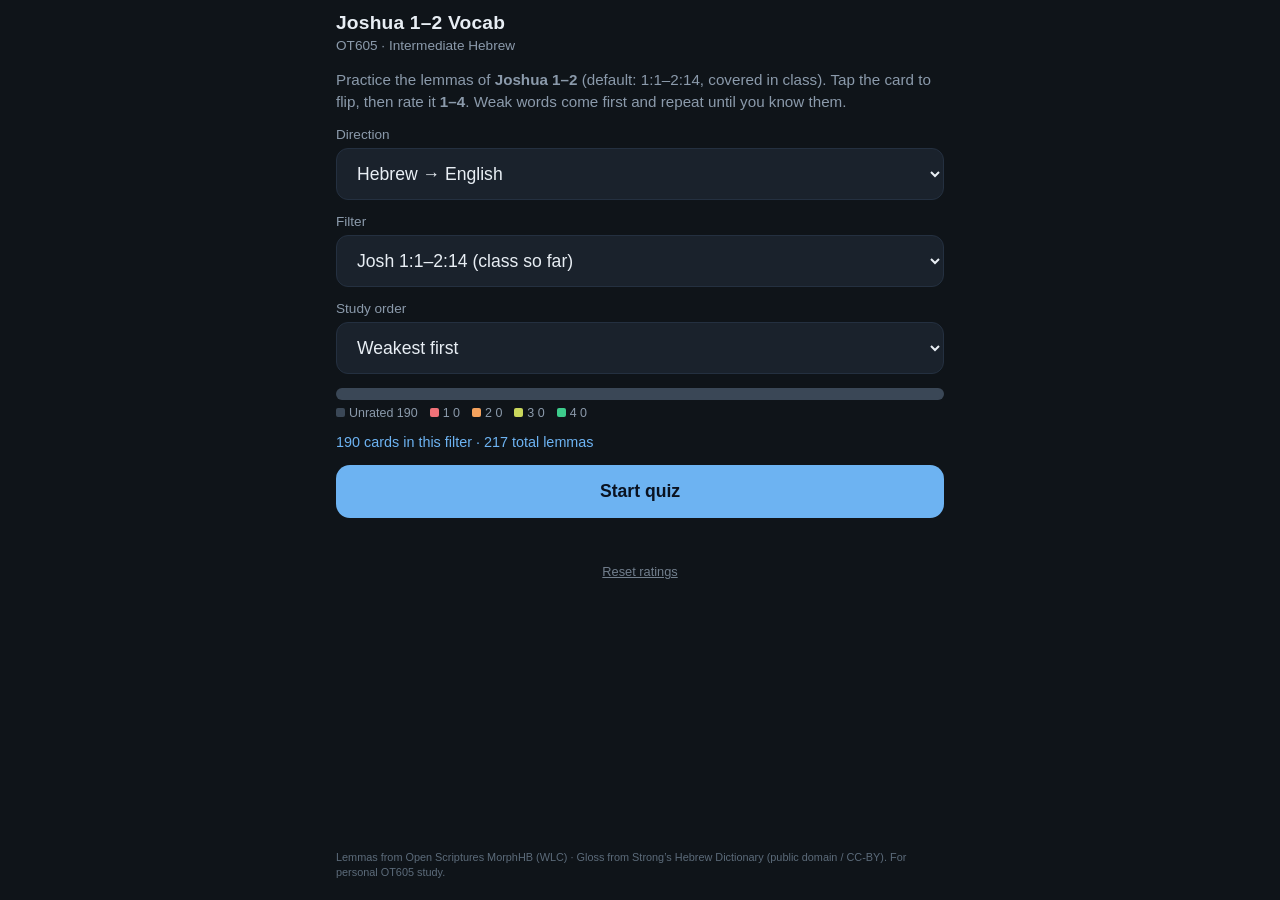
<file: index.html>
<!DOCTYPE html>
<html lang="en">
<head>
  <meta charset="utf-8" />
  <meta name="viewport" content="width=device-width, initial-scale=1, viewport-fit=cover" />
  <meta name="theme-color" content="#0f1419" />
  <meta name="apple-mobile-web-app-capable" content="yes" />
  <meta name="apple-mobile-web-app-status-bar-style" content="black-translucent" />
  <meta name="apple-mobile-web-app-title" content="Josh Vocab" />
  <meta name="description" content="Joshua 1–2 Biblical Hebrew vocabulary flip cards — OT605 Intermediate Hebrew, The Expositors Seminary" />
  <title>Joshua 1–2 Vocab</title>
  <link rel="manifest" href="./manifest.webmanifest" />
  <link rel="apple-touch-icon" href="./apple-touch-icon.png" />
  <link rel="icon" type="image/png" sizes="192x192" href="./icon-192.png" />
  <link rel="stylesheet" href="./styles.css" />
</head>
<body>
  <div class="app">
    <header class="top">
      <div>
        <h1>Joshua 1–2 Vocab</h1>
        <p class="sub">OT605 · Intermediate Hebrew</p>
      </div>
    </header>

    <section id="setup" class="panel">
      <p class="hint">Practice the lemmas of <strong>Joshua 1–2</strong> (default: 1:1–2:14, covered in class). Tap the card to flip, then rate it <strong>1–4</strong>. Weak words come first and repeat until you know them.</p>

      <label class="field">Direction
        <select id="modeSelect" aria-label="Quiz direction">
          <option value="he-en" selected>Hebrew → English</option>
          <option value="en-he">English → Hebrew</option>
        </select>
      </label>

      <label class="field">Filter
        <select id="filterSelect" aria-label="Chapter filter">
          <option value="thru214" selected>Josh 1:1–2:14 (class so far)</option>
          <option value="hard214">Hard only within 1:1–2:14</option>
          <option value="all">All lemmas</option>
          <option value="ch1">Chapter 1 only</option>
          <option value="ch2">Chapter 2 only</option>
          <option value="both">In both chapters</option>
          <option value="hard">Hard only (≤2× in Josh 1–2)</option>
          <option value="weak">Rated 1–2 only (weak words)</option>
          <option value="unrated">Not yet rated</option>
        </select>
      </label>

      <label class="field">Study order
        <select id="orderSelect" aria-label="Study order">
          <option value="weak" selected>Weakest first</option>
          <option value="shuffle">Shuffle</option>
        </select>
      </label>

      <div class="mastery" id="mastery" aria-label="Mastery summary for this filter">
        <div class="mbar" id="masteryBar"></div>
        <div class="mlegend" id="masteryLegend"></div>
      </div>

      <p class="status" id="status" aria-live="polite"></p>
      <button type="button" class="btn" id="startBtn">Start quiz</button>
      <button type="button" class="linkbtn reset" id="resetBtn">Reset ratings</button>
    </section>

    <section id="quiz" class="panel" hidden>
      <div class="quiz-bar">
        <span id="quizTitle">Quiz</span>
        <span class="progress" id="progress">0/0</span>
        <button type="button" class="linkbtn" id="endBtn">End</button>
      </div>

      <button type="button" class="flip-scene" id="flipCard" aria-label="Flip card">
        <div class="flip-inner" id="flipInner">
          <div class="flip-face flip-front">
            <p class="face-label" id="frontLabel">Hebrew</p>
            <div class="prompt" id="frontText" aria-live="polite"></div>
            <p class="meta" id="frontMeta"></p>
            <p class="tap-hint" id="tapHint">Tap to flip</p>
          </div>
          <div class="flip-face flip-back">
            <p class="face-label" id="backLabel">English</p>
            <div class="answer" id="backText"></div>
            <p class="meta" id="backMeta"></p>
          </div>
        </div>
      </button>

      <div class="rate-row" id="gradeRow" hidden>
        <button type="button" class="rate r1" data-rate="1"><b>1</b><span>Don’t know</span></button>
        <button type="button" class="rate r2" data-rate="2"><b>2</b><span>Hard</span></button>
        <button type="button" class="rate r3" data-rate="3"><b>3</b><span>Good</span></button>
        <button type="button" class="rate r4" data-rate="4"><b>4</b><span>Know it</span></button>
      </div>
    </section>

    <section id="results" class="panel" hidden>
      <p class="score" id="scoreLine">Session done</p>
      <div class="mastery" aria-label="Ratings this session">
        <div class="mbar" id="sessionBar"></div>
        <div class="mlegend" id="sessionLegend"></div>
      </div>
      <p class="review" id="reviewLine"></p>
      <button type="button" class="btn" id="weakBtn">Study weak words (1–2)</button>
      <div class="row">
        <button type="button" class="btn secondary" id="fullAgainBtn">Study again</button>
        <button type="button" class="btn ghost" id="homeBtn">Home</button>
      </div>
    </section>

    <footer class="attr">
      Lemmas from Open Scriptures MorphHB (WLC) · Gloss from Strong’s Hebrew Dictionary (public domain / CC-BY). For personal OT605 study.
    </footer>
  </div>
  <script src="./vocab.js"></script>
  <script src="./app.js"></script>
</body>
</html>
</file>
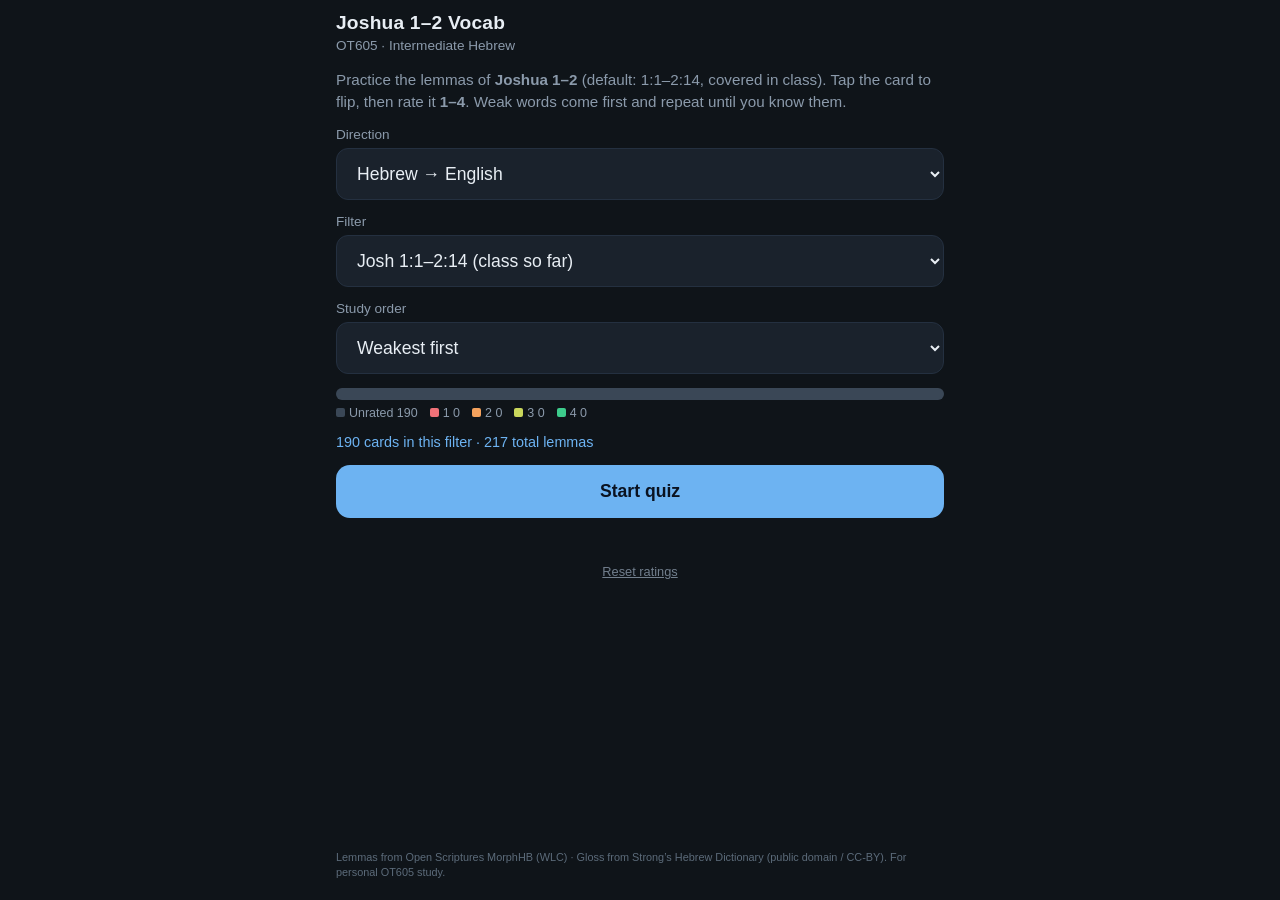
<file: Joshua-Vocab-1.1-2.14.html>
<!DOCTYPE html>
<html lang="en">
<head>
  <meta charset="utf-8" />
  <meta name="viewport" content="width=device-width, initial-scale=1, viewport-fit=cover" />
  <meta name="theme-color" content="#0f1419" />
  <meta name="apple-mobile-web-app-capable" content="yes" />
  <meta name="apple-mobile-web-app-status-bar-style" content="black-translucent" />
  <meta name="apple-mobile-web-app-title" content="Josh Vocab" />
  <meta name="description" content="Joshua 1–2 Biblical Hebrew vocabulary flip cards — OT605 Intermediate Hebrew, The Expositors Seminary" />
  <title>Joshua 1–2 Vocab</title>
  <style>
:root {
  --bg: #0f1419;
  --bg2: #1a222c;
  --bg3: #243040;
  --text: #e8eef4;
  --muted: #8b9aab;
  --accent: #6db3f2;
  --ok: #3dcc8c;
  --bad: #f07178;
  --hebrew: "SBL Hebrew", "Ezra SIL", "Times New Roman", "Noto Serif Hebrew", "David Libre", serif;
  --serif: "Iowan Old Style", "Palatino Linotype", Palatino, "Book Antiqua", Georgia, serif;
  --sans: -apple-system, BlinkMacSystemFont, "Segoe UI", Roboto, "Helvetica Neue", Arial, sans-serif;
  --safe-b: env(safe-area-inset-bottom, 0px);
  --safe-t: env(safe-area-inset-top, 0px);
}

*, *::before, *::after { box-sizing: border-box; }
html { height: 100%; }
body {
  margin: 0;
  min-height: 100%;
  min-height: 100dvh;
  font-family: var(--sans);
  background: var(--bg);
  color: var(--text);
  -webkit-text-size-adjust: 100%;
  -webkit-tap-highlight-color: transparent;
}

.app {
  max-width: 640px;
  margin: 0 auto;
  min-height: 100dvh;
  padding: calc(12px + var(--safe-t)) 16px calc(20px + var(--safe-b));
  display: flex;
  flex-direction: column;
}

header.top {
  margin-bottom: 16px;
}
header.top h1 {
  font-size: 1.2rem;
  font-weight: 650;
  margin: 0;
  letter-spacing: 0.01em;
}
.sub {
  color: var(--muted);
  font-size: 0.85rem;
  margin: 4px 0 0;
}

.panel {
  flex: 1;
  display: flex;
  flex-direction: column;
  gap: 14px;
}
.panel[hidden] { display: none !important; }

label.field {
  display: flex;
  flex-direction: column;
  gap: 6px;
  font-size: 0.85rem;
  color: var(--muted);
}
select {
  font: inherit;
  font-size: 1.1rem;
  padding: 14px 16px;
  border-radius: 12px;
  border: 1px solid var(--bg3);
  background: var(--bg2);
  color: var(--text);
  width: 100%;
  outline: none;
}
select:focus {
  border-color: var(--accent);
  box-shadow: 0 0 0 3px rgba(109, 179, 242, 0.25);
}

.btn {
  appearance: none;
  border: none;
  border-radius: 14px;
  font: inherit;
  font-size: 1.1rem;
  font-weight: 600;
  padding: 16px 20px;
  min-height: 52px;
  cursor: pointer;
  background: var(--accent);
  color: #0a1220;
  width: 100%;
  touch-action: manipulation;
}
.btn:active { transform: scale(0.98); }
.btn.secondary {
  background: var(--bg3);
  color: var(--text);
}
.btn.ok {
  background: var(--ok);
  color: #0a1220;
}
.btn.ghost {
  background: transparent;
  color: var(--muted);
  border: 1px solid var(--bg3);
}
.btn[hidden] { display: none !important; }

.row {
  display: flex;
  gap: 10px;
}
.row .btn { flex: 1; }

.hint {
  color: var(--muted);
  font-size: 0.95rem;
  line-height: 1.45;
  margin: 0;
}
.status {
  color: var(--accent);
  font-size: 0.9rem;
  min-height: 1.2em;
  margin: 0;
}

.quiz-bar {
  display: flex;
  justify-content: space-between;
  align-items: center;
  color: var(--muted);
  font-size: 0.9rem;
}
.progress {
  font-variant-numeric: tabular-nums;
  font-weight: 650;
  color: var(--text);
  font-size: 1.05rem;
}

.flip-scene {
  appearance: none;
  border: none;
  background: transparent;
  padding: 0;
  margin: 0;
  width: 100%;
  flex: 1;
  min-height: 280px;
  perspective: 1200px;
  cursor: pointer;
  text-align: left;
  color: inherit;
  touch-action: manipulation;
}
.flip-inner {
  position: relative;
  width: 100%;
  height: 100%;
  min-height: 280px;
  transform-style: preserve-3d;
  transition: transform 0.45s ease;
}
.flip-scene.is-flipped .flip-inner {
  transform: rotateY(180deg);
}
.flip-face {
  position: absolute;
  inset: 0;
  background: var(--bg2);
  border-radius: 18px;
  padding: 20px 18px 18px;
  display: flex;
  flex-direction: column;
  gap: 12px;
  backface-visibility: hidden;
  -webkit-backface-visibility: hidden;
  box-shadow: 0 8px 28px rgba(0, 0, 0, 0.28);
}
.flip-back {
  transform: rotateY(180deg);
  align-items: center;
  justify-content: center;
  text-align: center;
}
.face-label {
  margin: 0;
  font-size: 0.75rem;
  letter-spacing: 0.08em;
  text-transform: uppercase;
  color: var(--muted);
  font-weight: 650;
}
.prompt, .answer {
  flex: 1;
  display: flex;
  align-items: center;
  justify-content: center;
  text-align: center;
  width: 100%;
  word-break: break-word;
}
.prompt.hebrew, .answer.hebrew {
  font-family: var(--hebrew);
  font-size: clamp(2.4rem, 11vw, 3.4rem);
  line-height: 1.35;
  direction: rtl;
  unicode-bidi: plaintext;
  color: var(--text);
}
.prompt.english, .answer.english {
  font-family: var(--serif);
  font-size: clamp(1.35rem, 5.2vw, 1.75rem);
  line-height: 1.4;
  color: var(--text);
}
.answer.english { color: var(--accent); }
.meta {
  margin: 0;
  text-align: center;
  color: var(--muted);
  font-size: 0.8rem;
  font-variant-numeric: tabular-nums;
  min-height: 1.1em;
}
.tap-hint {
  margin: 0;
  text-align: center;
  color: var(--muted);
  font-size: 0.85rem;
}
.tap-hint[hidden] { display: none !important; }

.actions {
  display: flex;
  flex-direction: column;
  gap: 10px;
  margin-top: auto;
}
.actions[hidden] { display: none !important; }

.score {
  font-size: 1.6rem;
  font-weight: 700;
  text-align: center;
  margin: 12px 0 4px;
}
.review {
  text-align: center;
  color: var(--muted);
  margin: 0 0 12px;
}

.attr {
  margin-top: auto;
  padding-top: 18px;
  font-size: 0.68rem;
  line-height: 1.4;
  color: #5c6b7a;
}

@media (min-width: 500px) {
  .flip-scene, .flip-inner { min-height: 320px; }
}

@media (prefers-reduced-motion: reduce) {
  .flip-inner { transition: none; }
}

/* ---- 1–4 ratings ---- */
:root {
  --r0: #3a4756;
  --r1: #f07178;
  --r2: #f5a25d;
  --r3: #c9d65b;
  --r4: #3dcc8c;
}
.rate-row {
  display: grid;
  grid-template-columns: repeat(4, 1fr);
  gap: 8px;
  margin-top: auto;
}
.rate-row[hidden] { display: none !important; }
.rate {
  appearance: none;
  border: none;
  border-radius: 14px;
  min-height: 68px;
  padding: 8px 4px;
  font: inherit;
  color: #0a1220;
  cursor: pointer;
  touch-action: manipulation;
  display: flex;
  flex-direction: column;
  align-items: center;
  justify-content: center;
  gap: 2px;
}
.rate:active { transform: scale(0.96); }
.rate b { font-size: 1.35rem; line-height: 1; }
.rate span { font-size: 0.78rem; font-weight: 600; line-height: 1.1; text-align: center; }
.rate.r1 { background: var(--r1); }
.rate.r2 { background: var(--r2); }
.rate.r3 { background: var(--r3); }
.rate.r4 { background: var(--r4); }

.mastery { display: flex; flex-direction: column; gap: 6px; }
.mbar {
  display: flex;
  height: 12px;
  border-radius: 6px;
  overflow: hidden;
  background: var(--bg2);
}
.mbar > i { display: block; height: 100%; }
.mlegend {
  display: flex;
  flex-wrap: wrap;
  gap: 4px 12px;
  font-size: 0.78rem;
  color: var(--muted);
  font-variant-numeric: tabular-nums;
}
.mlegend span::before {
  content: "";
  display: inline-block;
  width: 9px;
  height: 9px;
  border-radius: 2px;
  margin-right: 4px;
  background: var(--c);
}
.c0 { --c: var(--r0); background: var(--r0); }
.c1 { --c: var(--r1); background: var(--r1); }
.c2 { --c: var(--r2); background: var(--r2); }
.c3 { --c: var(--r3); background: var(--r3); }
.c4 { --c: var(--r4); background: var(--r4); }
.mlegend span { background: none; }

.linkbtn {
  appearance: none;
  background: none;
  border: none;
  color: var(--muted);
  font: inherit;
  font-size: 0.85rem;
  padding: 8px 4px;
  cursor: pointer;
  text-decoration: underline;
  touch-action: manipulation;
}
.linkbtn.reset { margin-top: 24px; align-self: center; font-size: 0.8rem; opacity: 0.8; }
.quiz-bar { gap: 8px; }
.quiz-bar #quizTitle { flex: 1; }

</style>
</head>
<body>
  <div class="app">
    <header class="top">
      <div>
        <h1>Joshua 1–2 Vocab</h1>
        <p class="sub">OT605 · Intermediate Hebrew</p>
      </div>
    </header>

    <section id="setup" class="panel">
      <p class="hint">Practice the lemmas of <strong>Joshua 1–2</strong> (default: 1:1–2:14, covered in class). Tap the card to flip, then rate it <strong>1–4</strong>. Weak words come first and repeat until you know them.</p>

      <label class="field">Direction
        <select id="modeSelect" aria-label="Quiz direction">
          <option value="he-en" selected>Hebrew → English</option>
          <option value="en-he">English → Hebrew</option>
        </select>
      </label>

      <label class="field">Filter
        <select id="filterSelect" aria-label="Chapter filter">
          <option value="thru214" selected>Josh 1:1–2:14 (class so far)</option>
          <option value="hard214">Hard only within 1:1–2:14</option>
          <option value="all">All lemmas</option>
          <option value="ch1">Chapter 1 only</option>
          <option value="ch2">Chapter 2 only</option>
          <option value="both">In both chapters</option>
          <option value="hard">Hard only (≤2× in Josh 1–2)</option>
          <option value="weak">Rated 1–2 only (weak words)</option>
          <option value="unrated">Not yet rated</option>
        </select>
      </label>

      <label class="field">Study order
        <select id="orderSelect" aria-label="Study order">
          <option value="weak" selected>Weakest first</option>
          <option value="shuffle">Shuffle</option>
        </select>
      </label>

      <div class="mastery" id="mastery" aria-label="Mastery summary for this filter">
        <div class="mbar" id="masteryBar"></div>
        <div class="mlegend" id="masteryLegend"></div>
      </div>

      <p class="status" id="status" aria-live="polite"></p>
      <button type="button" class="btn" id="startBtn">Start quiz</button>
      <button type="button" class="linkbtn reset" id="resetBtn">Reset ratings</button>
    </section>

    <section id="quiz" class="panel" hidden>
      <div class="quiz-bar">
        <span id="quizTitle">Quiz</span>
        <span class="progress" id="progress">0/0</span>
        <button type="button" class="linkbtn" id="endBtn">End</button>
      </div>

      <button type="button" class="flip-scene" id="flipCard" aria-label="Flip card">
        <div class="flip-inner" id="flipInner">
          <div class="flip-face flip-front">
            <p class="face-label" id="frontLabel">Hebrew</p>
            <div class="prompt" id="frontText" aria-live="polite"></div>
            <p class="meta" id="frontMeta"></p>
            <p class="tap-hint" id="tapHint">Tap to flip</p>
          </div>
          <div class="flip-face flip-back">
            <p class="face-label" id="backLabel">English</p>
            <div class="answer" id="backText"></div>
            <p class="meta" id="backMeta"></p>
          </div>
        </div>
      </button>

      <div class="rate-row" id="gradeRow" hidden>
        <button type="button" class="rate r1" data-rate="1"><b>1</b><span>Don’t know</span></button>
        <button type="button" class="rate r2" data-rate="2"><b>2</b><span>Hard</span></button>
        <button type="button" class="rate r3" data-rate="3"><b>3</b><span>Good</span></button>
        <button type="button" class="rate r4" data-rate="4"><b>4</b><span>Know it</span></button>
      </div>
    </section>

    <section id="results" class="panel" hidden>
      <p class="score" id="scoreLine">Session done</p>
      <div class="mastery" aria-label="Ratings this session">
        <div class="mbar" id="sessionBar"></div>
        <div class="mlegend" id="sessionLegend"></div>
      </div>
      <p class="review" id="reviewLine"></p>
      <button type="button" class="btn" id="weakBtn">Study weak words (1–2)</button>
      <div class="row">
        <button type="button" class="btn secondary" id="fullAgainBtn">Study again</button>
        <button type="button" class="btn ghost" id="homeBtn">Home</button>
      </div>
    </section>

    <footer class="attr">
      Lemmas from Open Scriptures MorphHB (WLC) · Gloss from Strong’s Hebrew Dictionary (public domain / CC-BY). For personal OT605 study.
    </footer>
  </div>
  <script>
/* Joshua 1–2 vocabulary from MorphHB WLC + Strong's (public domain / CC-BY).
 * Generated for OT605 Intermediate Hebrew — Seth Templeton / The Expositors Seminary.
 */
window.JOSH_VOCAB = {
  "words": [
    {
      "lemma": "אֵת",
      "gloss": "direct object marker",
      "strongs": "H853",
      "freq": 44,
      "chapters": [
        1,
        2
      ],
      "verses": [
        "1:2",
        "1:6",
        "1:8",
        "1:10",
        "1:11",
        "1:13",
        "1:14",
        "1:15",
        "1:16",
        "1:18",
        "2:1",
        "2:2",
        "2:3",
        "2:4",
        "2:9",
        "2:10",
        "2:13",
        "2:14",
        "2:18",
        "2:20",
        "2:21",
        "2:23",
        "2:24"
      ],
      "thru214": true,
      "freq214": 34
    },
    {
      "lemma": "אֲשֶׁר",
      "gloss": "who, which, that",
      "strongs": "H834",
      "freq": 32,
      "chapters": [
        1,
        2
      ],
      "verses": [
        "1:2",
        "1:3",
        "1:5",
        "1:6",
        "1:7",
        "1:9",
        "1:11",
        "1:13",
        "1:14",
        "1:15",
        "1:16",
        "1:17",
        "1:18",
        "2:3",
        "2:7",
        "2:10",
        "2:13",
        "2:17",
        "2:18",
        "2:19",
        "2:20"
      ],
      "thru214": true,
      "freq214": 27
    },
    {
      "lemma": "כֹּל",
      "gloss": "all, every, whole",
      "strongs": "H3605",
      "freq": 24,
      "chapters": [
        1,
        2
      ],
      "verses": [
        "1:2",
        "1:3",
        "1:4",
        "1:5",
        "1:7",
        "1:8",
        "1:9",
        "1:14",
        "1:16",
        "1:17",
        "1:18",
        "2:3",
        "2:9",
        "2:13",
        "2:18",
        "2:19",
        "2:22",
        "2:23",
        "2:24"
      ],
      "thru214": true,
      "freq214": 17
    },
    {
      "lemma": "אָמַר",
      "gloss": "say",
      "strongs": "H559",
      "freq": 19,
      "chapters": [
        1,
        2
      ],
      "verses": [
        "1:1",
        "1:10",
        "1:11",
        "1:12",
        "1:13",
        "1:16",
        "2:1",
        "2:2",
        "2:3",
        "2:4",
        "2:9",
        "2:14",
        "2:16",
        "2:17",
        "2:21",
        "2:24"
      ],
      "thru214": true,
      "freq214": 15
    },
    {
      "lemma": "אֶרֶץ",
      "gloss": "land, earth",
      "strongs": "H776",
      "freq": 18,
      "chapters": [
        1,
        2
      ],
      "verses": [
        "1:2",
        "1:4",
        "1:6",
        "1:11",
        "1:13",
        "1:14",
        "1:15",
        "2:1",
        "2:2",
        "2:3",
        "2:9",
        "2:11",
        "2:14",
        "2:18",
        "2:24"
      ],
      "thru214": true,
      "freq214": 15
    },
    {
      "lemma": "יְהֹוָה",
      "gloss": "YHWH, the LORD",
      "strongs": "H3068",
      "freq": 16,
      "chapters": [
        1,
        2
      ],
      "verses": [
        "1:1",
        "1:9",
        "1:11",
        "1:13",
        "1:15",
        "1:17",
        "2:9",
        "2:10",
        "2:11",
        "2:12",
        "2:14",
        "2:24"
      ],
      "thru214": true,
      "freq214": 15
    },
    {
      "lemma": "אִישׁ",
      "gloss": "man; husband; each",
      "strongs": "H376",
      "freq": 15,
      "chapters": [
        1,
        2
      ],
      "verses": [
        "1:5",
        "1:18",
        "2:1",
        "2:2",
        "2:3",
        "2:4",
        "2:5",
        "2:7",
        "2:9",
        "2:11",
        "2:14",
        "2:17",
        "2:23"
      ],
      "thru214": true,
      "freq214": 13
    },
    {
      "lemma": "אֶל",
      "gloss": "to, toward",
      "strongs": "H413",
      "freq": 14,
      "chapters": [
        1,
        2
      ],
      "verses": [
        "1:1",
        "1:2",
        "1:3",
        "1:16",
        "1:17",
        "2:3",
        "2:4",
        "2:9",
        "2:17",
        "2:18",
        "2:23",
        "2:24"
      ],
      "thru214": true,
      "freq214": 10
    },
    {
      "lemma": "כִּי",
      "gloss": "for, because; that; when",
      "strongs": "H3588",
      "freq": 14,
      "chapters": [
        1,
        2
      ],
      "verses": [
        "1:6",
        "1:8",
        "1:9",
        "1:11",
        "2:3",
        "2:5",
        "2:9",
        "2:10",
        "2:11",
        "2:12",
        "2:15",
        "2:24"
      ],
      "thru214": true,
      "freq214": 12
    },
    {
      "lemma": "הָיָה",
      "gloss": "be, become; happen",
      "strongs": "H1961",
      "freq": 12,
      "chapters": [
        1,
        2
      ],
      "verses": [
        "1:1",
        "1:4",
        "1:5",
        "1:17",
        "2:5",
        "2:14",
        "2:19",
        "2:20"
      ],
      "thru214": true,
      "freq214": 8
    },
    {
      "lemma": "נָתַן",
      "gloss": "give; put, set",
      "strongs": "H5414",
      "freq": 12,
      "chapters": [
        1,
        2
      ],
      "verses": [
        "1:2",
        "1:3",
        "1:6",
        "1:11",
        "1:13",
        "1:14",
        "1:15",
        "2:9",
        "2:12",
        "2:14",
        "2:24"
      ],
      "thru214": true,
      "freq214": 11
    },
    {
      "lemma": "לֹא",
      "gloss": "not, no",
      "strongs": "H3808",
      "freq": 11,
      "chapters": [
        1,
        2
      ],
      "verses": [
        "1:5",
        "1:8",
        "1:9",
        "1:18",
        "2:4",
        "2:5",
        "2:11",
        "2:14",
        "2:22"
      ],
      "thru214": true,
      "freq214": 10
    },
    {
      "lemma": "מֹשֶׁה",
      "gloss": "Moses",
      "strongs": "H4872",
      "freq": 11,
      "chapters": [
        1
      ],
      "verses": [
        "1:1",
        "1:2",
        "1:3",
        "1:5",
        "1:7",
        "1:13",
        "1:14",
        "1:15",
        "1:17"
      ],
      "thru214": true,
      "freq214": 11
    },
    {
      "lemma": "בּוֹא",
      "gloss": "come, go in, enter",
      "strongs": "H935",
      "freq": 10,
      "chapters": [
        1,
        2
      ],
      "verses": [
        "1:11",
        "2:1",
        "2:2",
        "2:3",
        "2:4",
        "2:18",
        "2:22",
        "2:23"
      ],
      "thru214": true,
      "freq214": 7
    },
    {
      "lemma": "זֶה",
      "gloss": "this",
      "strongs": "H2088",
      "freq": 10,
      "chapters": [
        1,
        2
      ],
      "verses": [
        "1:2",
        "1:4",
        "1:6",
        "1:8",
        "1:11",
        "2:14",
        "2:17",
        "2:18",
        "2:20"
      ],
      "thru214": true,
      "freq214": 7
    },
    {
      "lemma": "יָלַךְ",
      "gloss": "go, walk",
      "strongs": "H3212",
      "freq": 9,
      "chapters": [
        1,
        2
      ],
      "verses": [
        "1:7",
        "1:9",
        "1:16",
        "2:1",
        "2:16",
        "2:21",
        "2:22"
      ],
      "thru214": true,
      "freq214": 5
    },
    {
      "lemma": "בַּיִת",
      "gloss": "house; household",
      "strongs": "H1004",
      "freq": 8,
      "chapters": [
        2
      ],
      "verses": [
        "2:1",
        "2:3",
        "2:12",
        "2:15",
        "2:18",
        "2:19"
      ],
      "thru214": true,
      "freq214": 3
    },
    {
      "lemma": "עִם",
      "gloss": "with",
      "strongs": "H5973",
      "freq": 8,
      "chapters": [
        1,
        2
      ],
      "verses": [
        "1:5",
        "1:9",
        "1:17",
        "2:12",
        "2:14"
      ],
      "thru214": true,
      "freq214": 8
    },
    {
      "lemma": "אֱלֹהִים",
      "gloss": "God; gods",
      "strongs": "H430",
      "freq": 7,
      "chapters": [
        1,
        2
      ],
      "verses": [
        "1:9",
        "1:11",
        "1:13",
        "1:15",
        "1:17",
        "2:11"
      ],
      "thru214": true,
      "freq214": 7
    },
    {
      "lemma": "יְהוֹשׁוּעַ",
      "gloss": "Joshua",
      "strongs": "H3091",
      "freq": 7,
      "chapters": [
        1,
        2
      ],
      "verses": [
        "1:1",
        "1:10",
        "1:12",
        "1:16",
        "2:1",
        "2:23",
        "2:24"
      ],
      "thru214": true,
      "freq214": 5
    },
    {
      "lemma": "עָשָׂה",
      "gloss": "do, make",
      "strongs": "H6213",
      "freq": 7,
      "chapters": [
        1,
        2
      ],
      "verses": [
        "1:7",
        "1:8",
        "1:16",
        "2:10",
        "2:12",
        "2:14"
      ],
      "thru214": true,
      "freq214": 7
    },
    {
      "lemma": "צָוָה",
      "gloss": "command",
      "strongs": "H6680",
      "freq": 7,
      "chapters": [
        1
      ],
      "verses": [
        "1:7",
        "1:9",
        "1:10",
        "1:11",
        "1:13",
        "1:16",
        "1:18"
      ],
      "thru214": true,
      "freq214": 7
    },
    {
      "lemma": "רָדַף",
      "gloss": "pursue, chase",
      "strongs": "H7291",
      "freq": 7,
      "chapters": [
        2
      ],
      "verses": [
        "2:5",
        "2:7",
        "2:16",
        "2:22"
      ],
      "thru214": true,
      "freq214": 3
    },
    {
      "lemma": "אַחַר",
      "gloss": "after, behind",
      "strongs": "H310",
      "freq": 6,
      "chapters": [
        1,
        2
      ],
      "verses": [
        "1:1",
        "2:5",
        "2:7",
        "2:16"
      ],
      "thru214": true,
      "freq214": 5
    },
    {
      "lemma": "יַרְדֵּן",
      "gloss": "Jordan (river)",
      "strongs": "H3383",
      "freq": 6,
      "chapters": [
        1,
        2
      ],
      "verses": [
        "1:2",
        "1:11",
        "1:14",
        "1:15",
        "2:7",
        "2:10"
      ],
      "thru214": true,
      "freq214": 6
    },
    {
      "lemma": "עַל",
      "gloss": "on, upon, over; against",
      "strongs": "H5921",
      "freq": 6,
      "chapters": [
        2
      ],
      "verses": [
        "2:6",
        "2:7",
        "2:8",
        "2:9",
        "2:11"
      ],
      "thru214": true,
      "freq214": 6
    },
    {
      "lemma": "פָּנִים",
      "gloss": "face; (לִפְנֵי) before",
      "strongs": "H6440",
      "freq": 6,
      "chapters": [
        1,
        2
      ],
      "verses": [
        "1:5",
        "1:14",
        "2:9",
        "2:10",
        "2:11",
        "2:24"
      ],
      "thru214": true,
      "freq214": 5
    },
    {
      "lemma": "אָב",
      "gloss": "father",
      "strongs": "H1",
      "freq": 5,
      "chapters": [
        1,
        2
      ],
      "verses": [
        "1:6",
        "2:12",
        "2:13",
        "2:18"
      ],
      "thru214": true,
      "freq214": 3
    },
    {
      "lemma": "אַתָּה",
      "gloss": "you (m. sg.)",
      "strongs": "H859",
      "freq": 5,
      "chapters": [
        1,
        2
      ],
      "verses": [
        "1:2",
        "1:6",
        "1:11",
        "1:14",
        "2:12"
      ],
      "thru214": true,
      "freq214": 5
    },
    {
      "lemma": "בֵּן",
      "gloss": "son",
      "strongs": "H1121",
      "freq": 5,
      "chapters": [
        1,
        2
      ],
      "verses": [
        "1:1",
        "1:2",
        "2:1",
        "2:2",
        "2:23"
      ],
      "thru214": true,
      "freq214": 4
    },
    {
      "lemma": "דָּבָר",
      "gloss": "word; matter, thing",
      "strongs": "H1697",
      "freq": 5,
      "chapters": [
        1,
        2
      ],
      "verses": [
        "1:13",
        "1:18",
        "2:14",
        "2:20",
        "2:21"
      ],
      "thru214": true,
      "freq214": 3
    },
    {
      "lemma": "הוּא",
      "gloss": "he, it; that",
      "strongs": "H1931",
      "freq": 5,
      "chapters": [
        2
      ],
      "verses": [
        "2:6",
        "2:8",
        "2:11",
        "2:15",
        "2:21"
      ],
      "thru214": true,
      "freq214": 3
    },
    {
      "lemma": "יָצָא",
      "gloss": "go out, come out",
      "strongs": "H3318",
      "freq": 5,
      "chapters": [
        2
      ],
      "verses": [
        "2:3",
        "2:5",
        "2:7",
        "2:10",
        "2:19"
      ],
      "thru214": true,
      "freq214": 4
    },
    {
      "lemma": "יָשַׁב",
      "gloss": "sit; dwell, live",
      "strongs": "H3427",
      "freq": 5,
      "chapters": [
        1,
        2
      ],
      "verses": [
        "1:14",
        "2:9",
        "2:15",
        "2:22",
        "2:24"
      ],
      "thru214": true,
      "freq214": 2
    },
    {
      "lemma": "עֶבֶד",
      "gloss": "servant, slave",
      "strongs": "H5650",
      "freq": 5,
      "chapters": [
        1
      ],
      "verses": [
        "1:1",
        "1:2",
        "1:7",
        "1:13",
        "1:15"
      ],
      "thru214": true,
      "freq214": 5
    },
    {
      "lemma": "עָבַר",
      "gloss": "pass over, cross",
      "strongs": "H5674",
      "freq": 5,
      "chapters": [
        1,
        2
      ],
      "verses": [
        "1:2",
        "1:11",
        "1:14",
        "2:23"
      ],
      "thru214": true,
      "freq214": 4
    },
    {
      "lemma": "עַד",
      "gloss": "until; as far as",
      "strongs": "H5704",
      "freq": 5,
      "chapters": [
        1,
        2
      ],
      "verses": [
        "1:4",
        "1:15",
        "2:16",
        "2:22"
      ],
      "thru214": true,
      "freq214": 3
    },
    {
      "lemma": "שָׁמַע",
      "gloss": "hear; listen, obey",
      "strongs": "H8085",
      "freq": 5,
      "chapters": [
        1,
        2
      ],
      "verses": [
        "1:17",
        "1:18",
        "2:10",
        "2:11"
      ],
      "thru214": true,
      "freq214": 5
    },
    {
      "lemma": "אָח",
      "gloss": "brother",
      "strongs": "H251",
      "freq": 4,
      "chapters": [
        1,
        2
      ],
      "verses": [
        "1:14",
        "1:15",
        "2:13",
        "2:18"
      ],
      "thru214": true,
      "freq214": 3
    },
    {
      "lemma": "אָמַץ",
      "gloss": "be strong, courageous",
      "strongs": "H553",
      "freq": 4,
      "chapters": [
        1
      ],
      "verses": [
        "1:6",
        "1:7",
        "1:9",
        "1:18"
      ],
      "thru214": true,
      "freq214": 4
    },
    {
      "lemma": "דֶּרֶךְ",
      "gloss": "way, road; manner",
      "strongs": "H1870",
      "freq": 4,
      "chapters": [
        1,
        2
      ],
      "verses": [
        "1:8",
        "2:7",
        "2:16",
        "2:22"
      ],
      "thru214": true,
      "freq214": 2
    },
    {
      "lemma": "חָזַק",
      "gloss": "be strong; strengthen",
      "strongs": "H2388",
      "freq": 4,
      "chapters": [
        1
      ],
      "verses": [
        "1:6",
        "1:7",
        "1:9",
        "1:18"
      ],
      "thru214": true,
      "freq214": 4
    },
    {
      "lemma": "יוֹם",
      "gloss": "day",
      "strongs": "H3117",
      "freq": 4,
      "chapters": [
        1,
        2
      ],
      "verses": [
        "1:5",
        "1:11",
        "2:16",
        "2:22"
      ],
      "thru214": true,
      "freq214": 2
    },
    {
      "lemma": "יָרַשׁ",
      "gloss": "possess; dispossess",
      "strongs": "H3423",
      "freq": 4,
      "chapters": [
        1
      ],
      "verses": [
        "1:11",
        "1:15"
      ],
      "thru214": true,
      "freq214": 4
    },
    {
      "lemma": "עַם",
      "gloss": "people",
      "strongs": "H5971",
      "freq": 4,
      "chapters": [
        1
      ],
      "verses": [
        "1:2",
        "1:6",
        "1:10",
        "1:11"
      ],
      "thru214": true,
      "freq214": 4
    },
    {
      "lemma": "שָׁבַע",
      "gloss": "swear (an oath)",
      "strongs": "H7650",
      "freq": 4,
      "chapters": [
        1,
        2
      ],
      "verses": [
        "1:6",
        "2:12",
        "2:17",
        "2:20"
      ],
      "thru214": true,
      "freq214": 2
    },
    {
      "lemma": "שׁוּב",
      "gloss": "return, turn back",
      "strongs": "H7725",
      "freq": 4,
      "chapters": [
        1,
        2
      ],
      "verses": [
        "1:15",
        "2:16",
        "2:22",
        "2:23"
      ],
      "thru214": true,
      "freq214": 1
    },
    {
      "lemma": "שָׁלַח",
      "gloss": "send",
      "strongs": "H7971",
      "freq": 4,
      "chapters": [
        1,
        2
      ],
      "verses": [
        "1:16",
        "2:1",
        "2:3",
        "2:21"
      ],
      "thru214": true,
      "freq214": 3
    },
    {
      "lemma": "שְׁנַיִם",
      "gloss": "two",
      "strongs": "H8147",
      "freq": 4,
      "chapters": [
        2
      ],
      "verses": [
        "2:1",
        "2:4",
        "2:10",
        "2:23"
      ],
      "thru214": true,
      "freq214": 3
    },
    {
      "lemma": "אַל",
      "gloss": "not, do not",
      "strongs": "H408",
      "freq": 3,
      "chapters": [
        1
      ],
      "verses": [
        "1:7",
        "1:9"
      ],
      "thru214": true,
      "freq214": 3
    },
    {
      "lemma": "אִם",
      "gloss": "if",
      "strongs": "H518",
      "freq": 3,
      "chapters": [
        2
      ],
      "verses": [
        "2:14",
        "2:19",
        "2:20"
      ],
      "thru214": true,
      "freq214": 1
    },
    {
      "lemma": "אֲנַחְנוּ",
      "gloss": "we",
      "strongs": "H587",
      "freq": 3,
      "chapters": [
        2
      ],
      "verses": [
        "2:17",
        "2:18",
        "2:19"
      ],
      "thru214": false,
      "freq214": 0
    },
    {
      "lemma": "אִשָּׁה",
      "gloss": "woman; wife",
      "strongs": "H802",
      "freq": 3,
      "chapters": [
        1,
        2
      ],
      "verses": [
        "1:14",
        "2:1",
        "2:4"
      ],
      "thru214": true,
      "freq214": 3
    },
    {
      "lemma": "גָּג",
      "gloss": "roof",
      "strongs": "H1406",
      "freq": 3,
      "chapters": [
        2
      ],
      "verses": [
        "2:6",
        "2:8"
      ],
      "thru214": true,
      "freq214": 3
    },
    {
      "lemma": "גַּם",
      "gloss": "also, even",
      "strongs": "H1571",
      "freq": 3,
      "chapters": [
        1,
        2
      ],
      "verses": [
        "1:15",
        "2:12",
        "2:24"
      ],
      "thru214": true,
      "freq214": 2
    },
    {
      "lemma": "הֵם",
      "gloss": "they",
      "strongs": "H1992",
      "freq": 3,
      "chapters": [
        1,
        2
      ],
      "verses": [
        "1:15",
        "2:4",
        "2:8"
      ],
      "thru214": true,
      "freq214": 3
    },
    {
      "lemma": "הַר",
      "gloss": "mountain; hill country",
      "strongs": "H2022",
      "freq": 3,
      "chapters": [
        2
      ],
      "verses": [
        "2:16",
        "2:22",
        "2:23"
      ],
      "thru214": false,
      "freq214": 0
    },
    {
      "lemma": "חַלּוֹן",
      "gloss": "window",
      "strongs": "H2474",
      "freq": 3,
      "chapters": [
        2
      ],
      "verses": [
        "2:15",
        "2:18",
        "2:21"
      ],
      "thru214": false,
      "freq214": 0
    },
    {
      "lemma": "חֶסֶד",
      "gloss": "lovingkindness, loyalty",
      "strongs": "H2617",
      "freq": 3,
      "chapters": [
        2
      ],
      "verses": [
        "2:12",
        "2:14"
      ],
      "thru214": true,
      "freq214": 3
    },
    {
      "lemma": "יָדַע",
      "gloss": "know",
      "strongs": "H3045",
      "freq": 3,
      "chapters": [
        2
      ],
      "verses": [
        "2:4",
        "2:5",
        "2:9"
      ],
      "thru214": true,
      "freq214": 3
    },
    {
      "lemma": "יָרַד",
      "gloss": "go down, descend",
      "strongs": "H3381",
      "freq": 3,
      "chapters": [
        2
      ],
      "verses": [
        "2:15",
        "2:18",
        "2:23"
      ],
      "thru214": false,
      "freq214": 0
    },
    {
      "lemma": "יְרִיחוֹ",
      "gloss": "Jericho (city)",
      "strongs": "H3405",
      "freq": 3,
      "chapters": [
        2
      ],
      "verses": [
        "2:1",
        "2:2",
        "2:3"
      ],
      "thru214": true,
      "freq214": 3
    },
    {
      "lemma": "כֵּן",
      "gloss": "so, thus; right",
      "strongs": "H3651",
      "freq": 3,
      "chapters": [
        1,
        2
      ],
      "verses": [
        "1:17",
        "2:4",
        "2:21"
      ],
      "thru214": true,
      "freq214": 2
    },
    {
      "lemma": "מוּת",
      "gloss": "die; (Hiph.) kill",
      "strongs": "H4191",
      "freq": 3,
      "chapters": [
        1,
        2
      ],
      "verses": [
        "1:2",
        "1:18",
        "2:14"
      ],
      "thru214": true,
      "freq214": 3
    },
    {
      "lemma": "מֶלֶךְ",
      "gloss": "king",
      "strongs": "H4428",
      "freq": 3,
      "chapters": [
        2
      ],
      "verses": [
        "2:2",
        "2:3",
        "2:10"
      ],
      "thru214": true,
      "freq214": 3
    },
    {
      "lemma": "נוּן",
      "gloss": "Nun (Joshua's father)",
      "strongs": "H5126",
      "freq": 3,
      "chapters": [
        1,
        2
      ],
      "verses": [
        "1:1",
        "2:1",
        "2:23"
      ],
      "thru214": true,
      "freq214": 2
    },
    {
      "lemma": "נָקִי",
      "gloss": "innocent, free (from)",
      "strongs": "H5355",
      "freq": 3,
      "chapters": [
        2
      ],
      "verses": [
        "2:17",
        "2:19",
        "2:20"
      ],
      "thru214": false,
      "freq214": 0
    },
    {
      "lemma": "עֵבֶר",
      "gloss": "beyond; other side",
      "strongs": "H5676",
      "freq": 3,
      "chapters": [
        1,
        2
      ],
      "verses": [
        "1:14",
        "1:15",
        "2:10"
      ],
      "thru214": true,
      "freq214": 3
    },
    {
      "lemma": "רַק",
      "gloss": "only",
      "strongs": "H7535",
      "freq": 3,
      "chapters": [
        1
      ],
      "verses": [
        "1:7",
        "1:17",
        "1:18"
      ],
      "thru214": true,
      "freq214": 3
    },
    {
      "lemma": "שָׁלוֹשׁ",
      "gloss": "three",
      "strongs": "H7969",
      "freq": 3,
      "chapters": [
        1,
        2
      ],
      "verses": [
        "1:11",
        "2:16",
        "2:22"
      ],
      "thru214": true,
      "freq214": 1
    },
    {
      "lemma": "שָׁם",
      "gloss": "there",
      "strongs": "H8033",
      "freq": 3,
      "chapters": [
        2
      ],
      "verses": [
        "2:1",
        "2:16",
        "2:22"
      ],
      "thru214": true,
      "freq214": 1
    },
    {
      "lemma": "אָז",
      "gloss": "then",
      "strongs": "H227",
      "freq": 2,
      "chapters": [
        1
      ],
      "verses": [
        "1:8"
      ],
      "thru214": true,
      "freq214": 2
    },
    {
      "lemma": "אָחוֹת",
      "gloss": "sister",
      "strongs": "H269",
      "freq": 2,
      "chapters": [
        2
      ],
      "verses": [
        "2:13"
      ],
      "thru214": true,
      "freq214": 2
    },
    {
      "lemma": "אֵם",
      "gloss": "mother",
      "strongs": "H517",
      "freq": 2,
      "chapters": [
        2
      ],
      "verses": [
        "2:13",
        "2:18"
      ],
      "thru214": true,
      "freq214": 1
    },
    {
      "lemma": "אֶמֶת",
      "gloss": "truth; faithfulness",
      "strongs": "H571",
      "freq": 2,
      "chapters": [
        2
      ],
      "verses": [
        "2:12",
        "2:14"
      ],
      "thru214": true,
      "freq214": 2
    },
    {
      "lemma": "גָּדוֹל",
      "gloss": "great, large",
      "strongs": "H1419",
      "freq": 2,
      "chapters": [
        1
      ],
      "verses": [
        "1:4"
      ],
      "thru214": true,
      "freq214": 2
    },
    {
      "lemma": "דָּם",
      "gloss": "blood",
      "strongs": "H1818",
      "freq": 2,
      "chapters": [
        2
      ],
      "verses": [
        "2:19"
      ],
      "thru214": false,
      "freq214": 0
    },
    {
      "lemma": "הִנֵּה",
      "gloss": "behold!",
      "strongs": "H2009",
      "freq": 2,
      "chapters": [
        2
      ],
      "verses": [
        "2:2",
        "2:18"
      ],
      "thru214": true,
      "freq214": 1
    },
    {
      "lemma": "חוֹמָה",
      "gloss": "wall (of city)",
      "strongs": "H2346",
      "freq": 2,
      "chapters": [
        2
      ],
      "verses": [
        "2:15"
      ],
      "thru214": false,
      "freq214": 0
    },
    {
      "lemma": "חָפַר",
      "gloss": "dig; search out",
      "strongs": "H2658",
      "freq": 2,
      "chapters": [
        2
      ],
      "verses": [
        "2:2",
        "2:3"
      ],
      "thru214": true,
      "freq214": 2
    },
    {
      "lemma": "יָד",
      "gloss": "hand; power",
      "strongs": "H3027",
      "freq": 2,
      "chapters": [
        2
      ],
      "verses": [
        "2:19",
        "2:24"
      ],
      "thru214": false,
      "freq214": 0
    },
    {
      "lemma": "יָם",
      "gloss": "sea; west",
      "strongs": "H3220",
      "freq": 2,
      "chapters": [
        1,
        2
      ],
      "verses": [
        "1:4",
        "2:10"
      ],
      "thru214": true,
      "freq214": 2
    },
    {
      "lemma": "יִשְׂרָאֵל",
      "gloss": "Israel",
      "strongs": "H3478",
      "freq": 2,
      "chapters": [
        1,
        2
      ],
      "verses": [
        "1:2",
        "2:2"
      ],
      "thru214": true,
      "freq214": 2
    },
    {
      "lemma": "לַיִל",
      "gloss": "night",
      "strongs": "H3915",
      "freq": 2,
      "chapters": [
        1,
        2
      ],
      "verses": [
        "1:8",
        "2:2"
      ],
      "thru214": true,
      "freq214": 2
    },
    {
      "lemma": "מוּג",
      "gloss": "melt (away)",
      "strongs": "H4127",
      "freq": 2,
      "chapters": [
        2
      ],
      "verses": [
        "2:9",
        "2:24"
      ],
      "thru214": true,
      "freq214": 1
    },
    {
      "lemma": "מָוֶת",
      "gloss": "death",
      "strongs": "H4194",
      "freq": 2,
      "chapters": [
        1,
        2
      ],
      "verses": [
        "1:1",
        "2:13"
      ],
      "thru214": true,
      "freq214": 2
    },
    {
      "lemma": "מִן",
      "gloss": "from, out of; than",
      "strongs": "H4480",
      "freq": 2,
      "chapters": [
        1,
        2
      ],
      "verses": [
        "1:7",
        "2:1"
      ],
      "thru214": true,
      "freq214": 2
    },
    {
      "lemma": "מַעַן",
      "gloss": "so that, for the sake of",
      "strongs": "H4616",
      "freq": 2,
      "chapters": [
        1
      ],
      "verses": [
        "1:7",
        "1:8"
      ],
      "thru214": true,
      "freq214": 2
    },
    {
      "lemma": "מָצָא",
      "gloss": "find",
      "strongs": "H4672",
      "freq": 2,
      "chapters": [
        2
      ],
      "verses": [
        "2:22",
        "2:23"
      ],
      "thru214": false,
      "freq214": 0
    },
    {
      "lemma": "נָגַד",
      "gloss": "(Hiph.) tell, declare",
      "strongs": "H5046",
      "freq": 2,
      "chapters": [
        2
      ],
      "verses": [
        "2:14",
        "2:20"
      ],
      "thru214": true,
      "freq214": 1
    },
    {
      "lemma": "נָהָר",
      "gloss": "river",
      "strongs": "H5104",
      "freq": 2,
      "chapters": [
        1
      ],
      "verses": [
        "1:4"
      ],
      "thru214": true,
      "freq214": 2
    },
    {
      "lemma": "נוּחַ",
      "gloss": "rest; (Hiph.) give rest",
      "strongs": "H5117",
      "freq": 2,
      "chapters": [
        1
      ],
      "verses": [
        "1:13",
        "1:15"
      ],
      "thru214": true,
      "freq214": 2
    },
    {
      "lemma": "נֶפֶשׁ",
      "gloss": "soul, life; person",
      "strongs": "H5315",
      "freq": 2,
      "chapters": [
        2
      ],
      "verses": [
        "2:13",
        "2:14"
      ],
      "thru214": true,
      "freq214": 2
    },
    {
      "lemma": "סָגַר",
      "gloss": "shut, close",
      "strongs": "H5462",
      "freq": 2,
      "chapters": [
        2
      ],
      "verses": [
        "2:5",
        "2:7"
      ],
      "thru214": true,
      "freq214": 2
    },
    {
      "lemma": "עוֹד",
      "gloss": "still, yet; again",
      "strongs": "H5750",
      "freq": 2,
      "chapters": [
        1,
        2
      ],
      "verses": [
        "1:11",
        "2:11"
      ],
      "thru214": true,
      "freq214": 2
    },
    {
      "lemma": "עָלָה",
      "gloss": "go up, ascend",
      "strongs": "H5927",
      "freq": 2,
      "chapters": [
        2
      ],
      "verses": [
        "2:6",
        "2:8"
      ],
      "thru214": true,
      "freq214": 2
    },
    {
      "lemma": "עַתָּה",
      "gloss": "now",
      "strongs": "H6258",
      "freq": 2,
      "chapters": [
        1,
        2
      ],
      "verses": [
        "1:2",
        "2:12"
      ],
      "thru214": true,
      "freq214": 2
    },
    {
      "lemma": "פֶּה",
      "gloss": "mouth",
      "strongs": "H6310",
      "freq": 2,
      "chapters": [
        1
      ],
      "verses": [
        "1:8",
        "1:18"
      ],
      "thru214": true,
      "freq214": 2
    },
    {
      "lemma": "קוּם",
      "gloss": "arise, stand up",
      "strongs": "H6965",
      "freq": 2,
      "chapters": [
        1,
        2
      ],
      "verses": [
        "1:2",
        "2:11"
      ],
      "thru214": true,
      "freq214": 2
    },
    {
      "lemma": "קָשַׁר",
      "gloss": "tie, bind; conspire",
      "strongs": "H7194",
      "freq": 2,
      "chapters": [
        2
      ],
      "verses": [
        "2:18",
        "2:21"
      ],
      "thru214": false,
      "freq214": 0
    },
    {
      "lemma": "רֹאשׁ",
      "gloss": "head; top; chief",
      "strongs": "H7218",
      "freq": 2,
      "chapters": [
        2
      ],
      "verses": [
        "2:19"
      ],
      "thru214": false,
      "freq214": 0
    },
    {
      "lemma": "רָחָב",
      "gloss": "Rahab (of Jericho)",
      "strongs": "H7343",
      "freq": 2,
      "chapters": [
        2
      ],
      "verses": [
        "2:1",
        "2:3"
      ],
      "thru214": true,
      "freq214": 2
    },
    {
      "lemma": "שְׁבוּעָה",
      "gloss": "oath",
      "strongs": "H7621",
      "freq": 2,
      "chapters": [
        2
      ],
      "verses": [
        "2:17",
        "2:20"
      ],
      "thru214": false,
      "freq214": 0
    },
    {
      "lemma": "שָׁכַב",
      "gloss": "lie down",
      "strongs": "H7901",
      "freq": 2,
      "chapters": [
        2
      ],
      "verses": [
        "2:1",
        "2:8"
      ],
      "thru214": true,
      "freq214": 2
    },
    {
      "lemma": "שָׂכַל",
      "gloss": "have insight; prosper",
      "strongs": "H7919",
      "freq": 2,
      "chapters": [
        1
      ],
      "verses": [
        "1:7",
        "1:8"
      ],
      "thru214": true,
      "freq214": 2
    },
    {
      "lemma": "שָׁמַר",
      "gloss": "keep, guard, observe",
      "strongs": "H8104",
      "freq": 2,
      "chapters": [
        1
      ],
      "verses": [
        "1:7",
        "1:8"
      ],
      "thru214": true,
      "freq214": 2
    },
    {
      "lemma": "שֶׁמֶשׁ",
      "gloss": "sun",
      "strongs": "H8121",
      "freq": 2,
      "chapters": [
        1
      ],
      "verses": [
        "1:4",
        "1:15"
      ],
      "thru214": true,
      "freq214": 2
    },
    {
      "lemma": "שָׁנִי",
      "gloss": "scarlet, crimson",
      "strongs": "H8144",
      "freq": 2,
      "chapters": [
        2
      ],
      "verses": [
        "2:18",
        "2:21"
      ],
      "thru214": false,
      "freq214": 0
    },
    {
      "lemma": "שַׁעַר",
      "gloss": "gate",
      "strongs": "H8179",
      "freq": 2,
      "chapters": [
        2
      ],
      "verses": [
        "2:5",
        "2:7"
      ],
      "thru214": true,
      "freq214": 2
    },
    {
      "lemma": "תּוֹרָה",
      "gloss": "law, instruction",
      "strongs": "H8451",
      "freq": 2,
      "chapters": [
        1
      ],
      "verses": [
        "1:7",
        "1:8"
      ],
      "thru214": true,
      "freq214": 2
    },
    {
      "lemma": "תַּחַת",
      "gloss": "under; instead of",
      "strongs": "H8478",
      "freq": 2,
      "chapters": [
        2
      ],
      "verses": [
        "2:11",
        "2:14"
      ],
      "thru214": true,
      "freq214": 2
    },
    {
      "lemma": "תִּקְוָה",
      "gloss": "cord; hope",
      "strongs": "H8615",
      "freq": 2,
      "chapters": [
        2
      ],
      "verses": [
        "2:18",
        "2:21"
      ],
      "thru214": false,
      "freq214": 0
    },
    {
      "lemma": "אוֹת",
      "gloss": "sign",
      "strongs": "H226",
      "freq": 1,
      "chapters": [
        2
      ],
      "verses": [
        "2:12"
      ],
      "thru214": true,
      "freq214": 1
    },
    {
      "lemma": "אֵימָה",
      "gloss": "terror, dread",
      "strongs": "H367",
      "freq": 1,
      "chapters": [
        2
      ],
      "verses": [
        "2:9"
      ],
      "thru214": true,
      "freq214": 1
    },
    {
      "lemma": "אַיִן",
      "gloss": "where? (מֵאַיִן from where?)",
      "strongs": "H370",
      "freq": 1,
      "chapters": [
        2
      ],
      "verses": [
        "2:4"
      ],
      "thru214": true,
      "freq214": 1
    },
    {
      "lemma": "אֱמֹרִי",
      "gloss": "Amorite(s)",
      "strongs": "H567",
      "freq": 1,
      "chapters": [
        2
      ],
      "verses": [
        "2:10"
      ],
      "thru214": true,
      "freq214": 1
    },
    {
      "lemma": "אָן",
      "gloss": "where? whither?",
      "strongs": "H575",
      "freq": 1,
      "chapters": [
        2
      ],
      "verses": [
        "2:5"
      ],
      "thru214": true,
      "freq214": 1
    },
    {
      "lemma": "אָנֹכִי",
      "gloss": "I",
      "strongs": "H595",
      "freq": 1,
      "chapters": [
        1
      ],
      "verses": [
        "1:2"
      ],
      "thru214": true,
      "freq214": 1
    },
    {
      "lemma": "אָסַף",
      "gloss": "gather",
      "strongs": "H622",
      "freq": 1,
      "chapters": [
        2
      ],
      "verses": [
        "2:18"
      ],
      "thru214": false,
      "freq214": 0
    },
    {
      "lemma": "אֵת",
      "gloss": "with",
      "strongs": "H854",
      "freq": 1,
      "chapters": [
        2
      ],
      "verses": [
        "2:19"
      ],
      "thru214": false,
      "freq214": 0
    },
    {
      "lemma": "בְּעַד",
      "gloss": "through; on behalf of",
      "strongs": "H1157",
      "freq": 1,
      "chapters": [
        2
      ],
      "verses": [
        "2:15"
      ],
      "thru214": false,
      "freq214": 0
    },
    {
      "lemma": "בָּקַשׁ",
      "gloss": "seek",
      "strongs": "H1245",
      "freq": 1,
      "chapters": [
        2
      ],
      "verses": [
        "2:22"
      ],
      "thru214": false,
      "freq214": 0
    },
    {
      "lemma": "גְּבוּל",
      "gloss": "border; territory",
      "strongs": "H1366",
      "freq": 1,
      "chapters": [
        1
      ],
      "verses": [
        "1:4"
      ],
      "thru214": true,
      "freq214": 1
    },
    {
      "lemma": "גִּבּוֹר",
      "gloss": "mighty man, warrior",
      "strongs": "H1368",
      "freq": 1,
      "chapters": [
        1
      ],
      "verses": [
        "1:14"
      ],
      "thru214": true,
      "freq214": 1
    },
    {
      "lemma": "גָּדִי",
      "gloss": "Gadite(s)",
      "strongs": "H1425",
      "freq": 1,
      "chapters": [
        1
      ],
      "verses": [
        "1:12"
      ],
      "thru214": true,
      "freq214": 1
    },
    {
      "lemma": "דָבַר",
      "gloss": "speak",
      "strongs": "H1696",
      "freq": 1,
      "chapters": [
        1
      ],
      "verses": [
        "1:3"
      ],
      "thru214": true,
      "freq214": 1
    },
    {
      "lemma": "דֶּלֶת",
      "gloss": "door",
      "strongs": "H1817",
      "freq": 1,
      "chapters": [
        2
      ],
      "verses": [
        "2:19"
      ],
      "thru214": false,
      "freq214": 0
    },
    {
      "lemma": "דָּרַךְ",
      "gloss": "tread, march",
      "strongs": "H1869",
      "freq": 1,
      "chapters": [
        1
      ],
      "verses": [
        "1:3"
      ],
      "thru214": true,
      "freq214": 1
    },
    {
      "lemma": "הָגָה",
      "gloss": "meditate; murmur",
      "strongs": "H1897",
      "freq": 1,
      "chapters": [
        1
      ],
      "verses": [
        "1:8"
      ],
      "thru214": true,
      "freq214": 1
    },
    {
      "lemma": "הָלַךְ",
      "gloss": "go, walk",
      "strongs": "H1980",
      "freq": 1,
      "chapters": [
        2
      ],
      "verses": [
        "2:5"
      ],
      "thru214": true,
      "freq214": 1
    },
    {
      "lemma": "הֵנָּה",
      "gloss": "here, hither",
      "strongs": "H2008",
      "freq": 1,
      "chapters": [
        2
      ],
      "verses": [
        "2:2"
      ],
      "thru214": true,
      "freq214": 1
    },
    {
      "lemma": "זֹאת",
      "gloss": "this (fem.)",
      "strongs": "H2063",
      "freq": 1,
      "chapters": [
        1
      ],
      "verses": [
        "1:13"
      ],
      "thru214": true,
      "freq214": 1
    },
    {
      "lemma": "זָכַר",
      "gloss": "remember",
      "strongs": "H2142",
      "freq": 1,
      "chapters": [
        1
      ],
      "verses": [
        "1:13"
      ],
      "thru214": true,
      "freq214": 1
    },
    {
      "lemma": "זָנָה",
      "gloss": "commit harlotry; harlot",
      "strongs": "H2181",
      "freq": 1,
      "chapters": [
        2
      ],
      "verses": [
        "2:1"
      ],
      "thru214": true,
      "freq214": 1
    },
    {
      "lemma": "חָבָה",
      "gloss": "hide (oneself)",
      "strongs": "H2247",
      "freq": 1,
      "chapters": [
        2
      ],
      "verses": [
        "2:16"
      ],
      "thru214": false,
      "freq214": 0
    },
    {
      "lemma": "חֶבֶל",
      "gloss": "cord, rope; region",
      "strongs": "H2256",
      "freq": 1,
      "chapters": [
        2
      ],
      "verses": [
        "2:15"
      ],
      "thru214": false,
      "freq214": 0
    },
    {
      "lemma": "חוּט",
      "gloss": "thread, cord",
      "strongs": "H2339",
      "freq": 1,
      "chapters": [
        2
      ],
      "verses": [
        "2:18"
      ],
      "thru214": false,
      "freq214": 0
    },
    {
      "lemma": "חוּץ",
      "gloss": "outside; street",
      "strongs": "H2351",
      "freq": 1,
      "chapters": [
        2
      ],
      "verses": [
        "2:19"
      ],
      "thru214": false,
      "freq214": 0
    },
    {
      "lemma": "חַי",
      "gloss": "alive, living",
      "strongs": "H2416",
      "freq": 1,
      "chapters": [
        1
      ],
      "verses": [
        "1:5"
      ],
      "thru214": true,
      "freq214": 1
    },
    {
      "lemma": "חָיָה",
      "gloss": "live; preserve alive",
      "strongs": "H2421",
      "freq": 1,
      "chapters": [
        2
      ],
      "verses": [
        "2:13"
      ],
      "thru214": true,
      "freq214": 1
    },
    {
      "lemma": "חַיִל",
      "gloss": "strength; army; wealth",
      "strongs": "H2428",
      "freq": 1,
      "chapters": [
        1
      ],
      "verses": [
        "1:14"
      ],
      "thru214": true,
      "freq214": 1
    },
    {
      "lemma": "חָמֻשׁ",
      "gloss": "armed, in battle array",
      "strongs": "H2571",
      "freq": 1,
      "chapters": [
        1
      ],
      "verses": [
        "1:14"
      ],
      "thru214": true,
      "freq214": 1
    },
    {
      "lemma": "חֵצִי",
      "gloss": "half",
      "strongs": "H2677",
      "freq": 1,
      "chapters": [
        1
      ],
      "verses": [
        "1:12"
      ],
      "thru214": true,
      "freq214": 1
    },
    {
      "lemma": "חָרַם",
      "gloss": "devote to destruction",
      "strongs": "H2763",
      "freq": 1,
      "chapters": [
        2
      ],
      "verses": [
        "2:10"
      ],
      "thru214": true,
      "freq214": 1
    },
    {
      "lemma": "חֶרֶשׁ",
      "gloss": "secretly, silently",
      "strongs": "H2791",
      "freq": 1,
      "chapters": [
        2
      ],
      "verses": [
        "2:1"
      ],
      "thru214": true,
      "freq214": 1
    },
    {
      "lemma": "חֹשֶׁךְ",
      "gloss": "darkness",
      "strongs": "H2822",
      "freq": 1,
      "chapters": [
        2
      ],
      "verses": [
        "2:5"
      ],
      "thru214": true,
      "freq214": 1
    },
    {
      "lemma": "חִתִּי",
      "gloss": "Hittite(s)",
      "strongs": "H2850",
      "freq": 1,
      "chapters": [
        1
      ],
      "verses": [
        "1:4"
      ],
      "thru214": true,
      "freq214": 1
    },
    {
      "lemma": "חָתַת",
      "gloss": "be dismayed, shattered",
      "strongs": "H2865",
      "freq": 1,
      "chapters": [
        1
      ],
      "verses": [
        "1:9"
      ],
      "thru214": true,
      "freq214": 1
    },
    {
      "lemma": "טָמַן",
      "gloss": "hide",
      "strongs": "H2934",
      "freq": 1,
      "chapters": [
        2
      ],
      "verses": [
        "2:6"
      ],
      "thru214": true,
      "freq214": 1
    },
    {
      "lemma": "טַף",
      "gloss": "little children",
      "strongs": "H2945",
      "freq": 1,
      "chapters": [
        1
      ],
      "verses": [
        "1:14"
      ],
      "thru214": true,
      "freq214": 1
    },
    {
      "lemma": "טֶרֶם",
      "gloss": "before; not yet",
      "strongs": "H2962",
      "freq": 1,
      "chapters": [
        2
      ],
      "verses": [
        "2:8"
      ],
      "thru214": true,
      "freq214": 1
    },
    {
      "lemma": "יָבֵשׁ",
      "gloss": "dry up; be dry",
      "strongs": "H3001",
      "freq": 1,
      "chapters": [
        2
      ],
      "verses": [
        "2:10"
      ],
      "thru214": true,
      "freq214": 1
    },
    {
      "lemma": "יוֹמָם",
      "gloss": "by day, daytime",
      "strongs": "H3119",
      "freq": 1,
      "chapters": [
        1
      ],
      "verses": [
        "1:8"
      ],
      "thru214": true,
      "freq214": 1
    },
    {
      "lemma": "יָמִין",
      "gloss": "right hand; south",
      "strongs": "H3225",
      "freq": 1,
      "chapters": [
        1
      ],
      "verses": [
        "1:7"
      ],
      "thru214": true,
      "freq214": 1
    },
    {
      "lemma": "יָצַב",
      "gloss": "(Hith.) take one's stand",
      "strongs": "H3320",
      "freq": 1,
      "chapters": [
        1
      ],
      "verses": [
        "1:5"
      ],
      "thru214": true,
      "freq214": 1
    },
    {
      "lemma": "יְרֻשָּׁה",
      "gloss": "possession, inheritance",
      "strongs": "H3425",
      "freq": 1,
      "chapters": [
        1
      ],
      "verses": [
        "1:15"
      ],
      "thru214": true,
      "freq214": 1
    },
    {
      "lemma": "כּוּן",
      "gloss": "be firm; (Hiph.) prepare",
      "strongs": "H3559",
      "freq": 1,
      "chapters": [
        1
      ],
      "verses": [
        "1:11"
      ],
      "thru214": true,
      "freq214": 1
    },
    {
      "lemma": "כַּף",
      "gloss": "palm; sole (of foot)",
      "strongs": "H3709",
      "freq": 1,
      "chapters": [
        1
      ],
      "verses": [
        "1:3"
      ],
      "thru214": true,
      "freq214": 1
    },
    {
      "lemma": "כָּתַב",
      "gloss": "write",
      "strongs": "H3789",
      "freq": 1,
      "chapters": [
        1
      ],
      "verses": [
        "1:8"
      ],
      "thru214": true,
      "freq214": 1
    },
    {
      "lemma": "לֵבָב",
      "gloss": "heart",
      "strongs": "H3824",
      "freq": 1,
      "chapters": [
        2
      ],
      "verses": [
        "2:11"
      ],
      "thru214": true,
      "freq214": 1
    },
    {
      "lemma": "לְבָנוֹן",
      "gloss": "Lebanon (mountains)",
      "strongs": "H3844",
      "freq": 1,
      "chapters": [
        1
      ],
      "verses": [
        "1:4"
      ],
      "thru214": true,
      "freq214": 1
    },
    {
      "lemma": "לָקַח",
      "gloss": "take",
      "strongs": "H3947",
      "freq": 1,
      "chapters": [
        2
      ],
      "verses": [
        "2:4"
      ],
      "thru214": true,
      "freq214": 1
    },
    {
      "lemma": "מְאֹד",
      "gloss": "very, exceedingly",
      "strongs": "H3966",
      "freq": 1,
      "chapters": [
        1
      ],
      "verses": [
        "1:7"
      ],
      "thru214": true,
      "freq214": 1
    },
    {
      "lemma": "מָבוֹא",
      "gloss": "entrance; setting (of sun)",
      "strongs": "H3996",
      "freq": 1,
      "chapters": [
        1
      ],
      "verses": [
        "1:4"
      ],
      "thru214": true,
      "freq214": 1
    },
    {
      "lemma": "מִדְבָּר",
      "gloss": "wilderness, desert",
      "strongs": "H4057",
      "freq": 1,
      "chapters": [
        1
      ],
      "verses": [
        "1:4"
      ],
      "thru214": true,
      "freq214": 1
    },
    {
      "lemma": "מַהֵר",
      "gloss": "quickly",
      "strongs": "H4118",
      "freq": 1,
      "chapters": [
        2
      ],
      "verses": [
        "2:5"
      ],
      "thru214": true,
      "freq214": 1
    },
    {
      "lemma": "מוּשׁ",
      "gloss": "depart, withdraw",
      "strongs": "H4185",
      "freq": 1,
      "chapters": [
        1
      ],
      "verses": [
        "1:8"
      ],
      "thru214": true,
      "freq214": 1
    },
    {
      "lemma": "מִזְרָח",
      "gloss": "east; sunrise",
      "strongs": "H4217",
      "freq": 1,
      "chapters": [
        1
      ],
      "verses": [
        "1:15"
      ],
      "thru214": true,
      "freq214": 1
    },
    {
      "lemma": "מַחֲנֶה",
      "gloss": "camp",
      "strongs": "H4264",
      "freq": 1,
      "chapters": [
        1
      ],
      "verses": [
        "1:11"
      ],
      "thru214": true,
      "freq214": 1
    },
    {
      "lemma": "מַיִם",
      "gloss": "water",
      "strongs": "H4325",
      "freq": 1,
      "chapters": [
        2
      ],
      "verses": [
        "2:10"
      ],
      "thru214": true,
      "freq214": 1
    },
    {
      "lemma": "מְנַשֶּׁה",
      "gloss": "Manasseh (tribe)",
      "strongs": "H4519",
      "freq": 1,
      "chapters": [
        1
      ],
      "verses": [
        "1:12"
      ],
      "thru214": true,
      "freq214": 1
    },
    {
      "lemma": "מָסַס",
      "gloss": "melt, dissolve",
      "strongs": "H4549",
      "freq": 1,
      "chapters": [
        2
      ],
      "verses": [
        "2:11"
      ],
      "thru214": true,
      "freq214": 1
    },
    {
      "lemma": "מַעֲבָר",
      "gloss": "ford, crossing",
      "strongs": "H4569",
      "freq": 1,
      "chapters": [
        2
      ],
      "verses": [
        "2:7"
      ],
      "thru214": true,
      "freq214": 1
    },
    {
      "lemma": "מַעַל",
      "gloss": "above, upward",
      "strongs": "H4605",
      "freq": 1,
      "chapters": [
        2
      ],
      "verses": [
        "2:11"
      ],
      "thru214": true,
      "freq214": 1
    },
    {
      "lemma": "מִצְרַיִם",
      "gloss": "Egypt",
      "strongs": "H4714",
      "freq": 1,
      "chapters": [
        2
      ],
      "verses": [
        "2:10"
      ],
      "thru214": true,
      "freq214": 1
    },
    {
      "lemma": "מָקוֹם",
      "gloss": "place",
      "strongs": "H4725",
      "freq": 1,
      "chapters": [
        1
      ],
      "verses": [
        "1:3"
      ],
      "thru214": true,
      "freq214": 1
    },
    {
      "lemma": "מִקְנֶה",
      "gloss": "livestock, cattle",
      "strongs": "H4735",
      "freq": 1,
      "chapters": [
        1
      ],
      "verses": [
        "1:14"
      ],
      "thru214": true,
      "freq214": 1
    },
    {
      "lemma": "מָרָה",
      "gloss": "rebel (against)",
      "strongs": "H4784",
      "freq": 1,
      "chapters": [
        1
      ],
      "verses": [
        "1:18"
      ],
      "thru214": true,
      "freq214": 1
    },
    {
      "lemma": "נָא",
      "gloss": "please, I pray",
      "strongs": "H4994",
      "freq": 1,
      "chapters": [
        2
      ],
      "verses": [
        "2:12"
      ],
      "thru214": true,
      "freq214": 1
    },
    {
      "lemma": "נָחַל",
      "gloss": "inherit; (Hiph.) give inheritance",
      "strongs": "H5157",
      "freq": 1,
      "chapters": [
        1
      ],
      "verses": [
        "1:6"
      ],
      "thru214": true,
      "freq214": 1
    },
    {
      "lemma": "נָפַל",
      "gloss": "fall",
      "strongs": "H5307",
      "freq": 1,
      "chapters": [
        2
      ],
      "verses": [
        "2:9"
      ],
      "thru214": true,
      "freq214": 1
    },
    {
      "lemma": "נָצַל",
      "gloss": "deliver, rescue",
      "strongs": "H5337",
      "freq": 1,
      "chapters": [
        2
      ],
      "verses": [
        "2:13"
      ],
      "thru214": true,
      "freq214": 1
    },
    {
      "lemma": "נָשַׂג",
      "gloss": "overtake, reach",
      "strongs": "H5381",
      "freq": 1,
      "chapters": [
        2
      ],
      "verses": [
        "2:5"
      ],
      "thru214": true,
      "freq214": 1
    },
    {
      "lemma": "סוּף",
      "gloss": "reeds; (Yam Suph) Red Sea",
      "strongs": "H5488",
      "freq": 1,
      "chapters": [
        2
      ],
      "verses": [
        "2:10"
      ],
      "thru214": true,
      "freq214": 1
    },
    {
      "lemma": "סוּר",
      "gloss": "turn aside; remove",
      "strongs": "H5493",
      "freq": 1,
      "chapters": [
        1
      ],
      "verses": [
        "1:7"
      ],
      "thru214": true,
      "freq214": 1
    },
    {
      "lemma": "סִיחוֹן",
      "gloss": "Sihon (Amorite king)",
      "strongs": "H5511",
      "freq": 1,
      "chapters": [
        2
      ],
      "verses": [
        "2:10"
      ],
      "thru214": true,
      "freq214": 1
    },
    {
      "lemma": "סָפַר",
      "gloss": "count; (Piel) recount, tell",
      "strongs": "H5608",
      "freq": 1,
      "chapters": [
        2
      ],
      "verses": [
        "2:23"
      ],
      "thru214": false,
      "freq214": 0
    },
    {
      "lemma": "סֵפֶר",
      "gloss": "book, scroll",
      "strongs": "H5612",
      "freq": 1,
      "chapters": [
        1
      ],
      "verses": [
        "1:8"
      ],
      "thru214": true,
      "freq214": 1
    },
    {
      "lemma": "עוֹג",
      "gloss": "Og (king of Bashan)",
      "strongs": "H5747",
      "freq": 1,
      "chapters": [
        2
      ],
      "verses": [
        "2:10"
      ],
      "thru214": true,
      "freq214": 1
    },
    {
      "lemma": "עָזַב",
      "gloss": "leave, forsake",
      "strongs": "H5800",
      "freq": 1,
      "chapters": [
        1
      ],
      "verses": [
        "1:5"
      ],
      "thru214": true,
      "freq214": 1
    },
    {
      "lemma": "עָזַר",
      "gloss": "help",
      "strongs": "H5826",
      "freq": 1,
      "chapters": [
        1
      ],
      "verses": [
        "1:14"
      ],
      "thru214": true,
      "freq214": 1
    },
    {
      "lemma": "עָנָה",
      "gloss": "answer",
      "strongs": "H6030",
      "freq": 1,
      "chapters": [
        1
      ],
      "verses": [
        "1:16"
      ],
      "thru214": true,
      "freq214": 1
    },
    {
      "lemma": "עֵץ",
      "gloss": "tree; wood",
      "strongs": "H6086",
      "freq": 1,
      "chapters": [
        2
      ],
      "verses": [
        "2:6"
      ],
      "thru214": true,
      "freq214": 1
    },
    {
      "lemma": "עָרַךְ",
      "gloss": "arrange, set in order",
      "strongs": "H6186",
      "freq": 1,
      "chapters": [
        2
      ],
      "verses": [
        "2:6"
      ],
      "thru214": true,
      "freq214": 1
    },
    {
      "lemma": "עָרַץ",
      "gloss": "tremble; be terrified",
      "strongs": "H6206",
      "freq": 1,
      "chapters": [
        1
      ],
      "verses": [
        "1:9"
      ],
      "thru214": true,
      "freq214": 1
    },
    {
      "lemma": "פָּגַע",
      "gloss": "meet, encounter; entreat",
      "strongs": "H6293",
      "freq": 1,
      "chapters": [
        2
      ],
      "verses": [
        "2:16"
      ],
      "thru214": false,
      "freq214": 0
    },
    {
      "lemma": "פֵּן",
      "gloss": "lest",
      "strongs": "H6435",
      "freq": 1,
      "chapters": [
        2
      ],
      "verses": [
        "2:16"
      ],
      "thru214": false,
      "freq214": 0
    },
    {
      "lemma": "פְּרָת",
      "gloss": "Euphrates (river)",
      "strongs": "H6578",
      "freq": 1,
      "chapters": [
        1
      ],
      "verses": [
        "1:4"
      ],
      "thru214": true,
      "freq214": 1
    },
    {
      "lemma": "פִּשְׁתֶּה",
      "gloss": "flax, linen",
      "strongs": "H6593",
      "freq": 1,
      "chapters": [
        2
      ],
      "verses": [
        "2:6"
      ],
      "thru214": true,
      "freq214": 1
    },
    {
      "lemma": "צֵידָה",
      "gloss": "provisions (for journey)",
      "strongs": "H6720",
      "freq": 1,
      "chapters": [
        1
      ],
      "verses": [
        "1:11"
      ],
      "thru214": true,
      "freq214": 1
    },
    {
      "lemma": "צָלַח",
      "gloss": "succeed, prosper",
      "strongs": "H6743",
      "freq": 1,
      "chapters": [
        1
      ],
      "verses": [
        "1:8"
      ],
      "thru214": true,
      "freq214": 1
    },
    {
      "lemma": "צָפַן",
      "gloss": "hide, treasure up",
      "strongs": "H6845",
      "freq": 1,
      "chapters": [
        2
      ],
      "verses": [
        "2:4"
      ],
      "thru214": true,
      "freq214": 1
    },
    {
      "lemma": "קִיר",
      "gloss": "wall",
      "strongs": "H7023",
      "freq": 1,
      "chapters": [
        2
      ],
      "verses": [
        "2:15"
      ],
      "thru214": false,
      "freq214": 0
    },
    {
      "lemma": "קֶרֶב",
      "gloss": "midst; inner part",
      "strongs": "H7130",
      "freq": 1,
      "chapters": [
        1
      ],
      "verses": [
        "1:11"
      ],
      "thru214": true,
      "freq214": 1
    },
    {
      "lemma": "רָאָה",
      "gloss": "see",
      "strongs": "H7200",
      "freq": 1,
      "chapters": [
        2
      ],
      "verses": [
        "2:1"
      ],
      "thru214": true,
      "freq214": 1
    },
    {
      "lemma": "רְאוּבֵנִי",
      "gloss": "Reubenite(s)",
      "strongs": "H7206",
      "freq": 1,
      "chapters": [
        1
      ],
      "verses": [
        "1:12"
      ],
      "thru214": true,
      "freq214": 1
    },
    {
      "lemma": "רָגַל",
      "gloss": "(Piel) spy out",
      "strongs": "H7270",
      "freq": 1,
      "chapters": [
        2
      ],
      "verses": [
        "2:1"
      ],
      "thru214": true,
      "freq214": 1
    },
    {
      "lemma": "רֶגֶל",
      "gloss": "foot",
      "strongs": "H7272",
      "freq": 1,
      "chapters": [
        1
      ],
      "verses": [
        "1:3"
      ],
      "thru214": true,
      "freq214": 1
    },
    {
      "lemma": "רוּחַ",
      "gloss": "spirit; wind, breath",
      "strongs": "H7307",
      "freq": 1,
      "chapters": [
        2
      ],
      "verses": [
        "2:11"
      ],
      "thru214": true,
      "freq214": 1
    },
    {
      "lemma": "רָפָה",
      "gloss": "slacken; (Hiph.) abandon",
      "strongs": "H7503",
      "freq": 1,
      "chapters": [
        1
      ],
      "verses": [
        "1:5"
      ],
      "thru214": true,
      "freq214": 1
    },
    {
      "lemma": "שֵׁבֶט",
      "gloss": "tribe; rod, staff",
      "strongs": "H7626",
      "freq": 1,
      "chapters": [
        1
      ],
      "verses": [
        "1:12"
      ],
      "thru214": true,
      "freq214": 1
    },
    {
      "lemma": "שִׁטִּים",
      "gloss": "Shittim (place)",
      "strongs": "H7851",
      "freq": 1,
      "chapters": [
        2
      ],
      "verses": [
        "2:1"
      ],
      "thru214": true,
      "freq214": 1
    },
    {
      "lemma": "שֹׁטֵר",
      "gloss": "officer, official",
      "strongs": "H7860",
      "freq": 1,
      "chapters": [
        1
      ],
      "verses": [
        "1:10"
      ],
      "thru214": true,
      "freq214": 1
    },
    {
      "lemma": "שֵׁם",
      "gloss": "name",
      "strongs": "H8034",
      "freq": 1,
      "chapters": [
        2
      ],
      "verses": [
        "2:1"
      ],
      "thru214": true,
      "freq214": 1
    },
    {
      "lemma": "שְׂמֹאול",
      "gloss": "left (hand, side)",
      "strongs": "H8040",
      "freq": 1,
      "chapters": [
        1
      ],
      "verses": [
        "1:7"
      ],
      "thru214": true,
      "freq214": 1
    },
    {
      "lemma": "שָׁמַיִם",
      "gloss": "heaven(s), sky",
      "strongs": "H8064",
      "freq": 1,
      "chapters": [
        2
      ],
      "verses": [
        "2:11"
      ],
      "thru214": true,
      "freq214": 1
    },
    {
      "lemma": "שָׁרַת",
      "gloss": "minister, serve; attendant",
      "strongs": "H8334",
      "freq": 1,
      "chapters": [
        1
      ],
      "verses": [
        "1:1"
      ],
      "thru214": true,
      "freq214": 1
    }
  ]
};

</script>
  <script>
/* Joshua 1–2 Vocab — flip cards with 1–4 self-ratings for OT605 */
(() => {
  const PREFS_KEY = "josh-vocab-prefs-v2"; // v2: default filter thru214
  const RATINGS_KEY = "josh-vocab-ratings-v1";
  const REPEAT_GAP_1 = 5; // a "1" comes back ~5 cards later
  const { words: ALL } = window.JOSH_VOCAB;
  const LABELS = { 0: "Unrated", 1: "Don’t know", 2: "Hard", 3: "Good", 4: "Know it" };

  const $ = (sel) => document.querySelector(sel);
  const els = {
    setup: $("#setup"),
    quiz: $("#quiz"),
    results: $("#results"),
    modeSelect: $("#modeSelect"),
    filterSelect: $("#filterSelect"),
    orderSelect: $("#orderSelect"),
    startBtn: $("#startBtn"),
    resetBtn: $("#resetBtn"),
    status: $("#status"),
    masteryBar: $("#masteryBar"),
    masteryLegend: $("#masteryLegend"),
    progress: $("#progress"),
    quizTitle: $("#quizTitle"),
    endBtn: $("#endBtn"),
    flipCard: $("#flipCard"),
    frontLabel: $("#frontLabel"),
    frontText: $("#frontText"),
    frontMeta: $("#frontMeta"),
    backLabel: $("#backLabel"),
    backText: $("#backText"),
    backMeta: $("#backMeta"),
    tapHint: $("#tapHint"),
    gradeRow: $("#gradeRow"),
    scoreLine: $("#scoreLine"),
    sessionBar: $("#sessionBar"),
    sessionLegend: $("#sessionLegend"),
    reviewLine: $("#reviewLine"),
    weakBtn: $("#weakBtn"),
    fullAgainBtn: $("#fullAgainBtn"),
    homeBtn: $("#homeBtn"),
  };

  let state = {
    mode: "he-en",
    filter: "thru214",
    order: "weak",
    title: "",
    pool: [],
    queue: [],
    current: null,
    flipped: false,
    graded: false,
    seen: new Set(), // keys shown at least once this session
    sessionRatings: new Map(), // key -> latest rating this session
    requeued2: new Set(), // keys already sent back once for a "2"
    ratings: loadRatings(),
  };

  /* ---------- storage ---------- */
  const keyOf = (w) => `${w.strongs}|${w.lemma}`;

  function loadRatings() {
    try {
      const r = JSON.parse(localStorage.getItem(RATINGS_KEY) || "{}");
      return r && typeof r === "object" ? r : {};
    } catch {
      return {};
    }
  }
  function saveRatings() {
    try {
      localStorage.setItem(RATINGS_KEY, JSON.stringify(state.ratings));
    } catch (_) {}
  }
  const ratingOf = (w) => (state.ratings[keyOf(w)] && state.ratings[keyOf(w)].r) || 0;

  function recordRating(w, r) {
    const k = keyOf(w);
    const prev = state.ratings[k] || { n: 0 };
    state.ratings[k] = { r, n: (prev.n || 0) + 1, t: Date.now() };
    saveRatings();
  }

  function loadPrefs() {
    try {
      return JSON.parse(localStorage.getItem(PREFS_KEY) || "{}") || {};
    } catch {
      return {};
    }
  }
  function savePrefs() {
    try {
      localStorage.setItem(
        PREFS_KEY,
        JSON.stringify({ mode: state.mode, filter: state.filter, order: state.order })
      );
    } catch (_) {}
  }

  /* ---------- pools & ordering ---------- */
  function shuffle(arr) {
    const a = arr.slice();
    for (let i = a.length - 1; i > 0; i--) {
      const j = Math.floor(Math.random() * (i + 1));
      [a[i], a[j]] = [a[j], a[i]];
    }
    return a;
  }

  function filterWords(filter) {
    switch (filter) {
      case "thru214":
        return ALL.filter((w) => w.thru214);
      case "hard214":
        return ALL.filter((w) => w.thru214 && w.freq214 <= 2);
      case "all":
        return ALL.slice();
      case "ch1":
        return ALL.filter((w) => w.chapters.includes(1));
      case "ch2":
        return ALL.filter((w) => w.chapters.includes(2));
      case "both":
        return ALL.filter((w) => w.chapters.includes(1) && w.chapters.includes(2));
      case "hard":
        return ALL.filter((w) => w.freq <= 2);
      case "weak":
        return ALL.filter((w) => ratingOf(w) === 1 || ratingOf(w) === 2);
      case "unrated":
        return ALL.filter((w) => ratingOf(w) === 0);
      default:
        return ALL.filter((w) => w.thru214);
    }
  }

  function filterLabel(filter) {
    return (
      {
        thru214: "Josh 1:1–2:14",
        hard214: "Hard (1:1–2:14)",
        all: "All lemmas",
        ch1: "Chapter 1",
        ch2: "Chapter 2",
        both: "Both chapters",
        hard: "Hard (≤2×)",
        weak: "Weak words (1–2)",
        unrated: "Not yet rated",
      }[filter] || "Quiz"
    );
  }

  // Weakest first: tier A = unrated + 1, then 2, 3, 4; shuffled within each tier.
  const tierOf = (w) => Math.max(1, ratingOf(w));
  function weakestFirst(pool) {
    const tiers = { 1: [], 2: [], 3: [], 4: [] };
    for (const w of pool) tiers[tierOf(w)].push(w);
    return [1, 2, 3, 4].flatMap((t) => shuffle(tiers[t]));
  }

  /* ---------- mastery bars ---------- */
  function counts(words, getR) {
    const c = { 0: 0, 1: 0, 2: 0, 3: 0, 4: 0 };
    for (const w of words) c[getR(w)]++;
    return c;
  }
  function paintBar(barEl, legendEl, c, levels) {
    const total = levels.reduce((s, l) => s + c[l], 0) || 1;
    barEl.innerHTML = "";
    legendEl.innerHTML = "";
    for (const l of levels) {
      if (c[l]) {
        const seg = document.createElement("i");
        seg.className = `c${l}`;
        seg.style.width = `${(c[l] / total) * 100}%`;
        seg.title = `${LABELS[l]}: ${c[l]}`;
        barEl.appendChild(seg);
      }
      const lg = document.createElement("span");
      lg.className = `c${l}`;
      lg.textContent = l === 0 ? `Unrated ${c[l]}` : `${l} ${c[l]}`;
      legendEl.appendChild(lg);
    }
  }

  function updateStatus() {
    const pool = filterWords(els.filterSelect.value);
    els.status.textContent = `${pool.length} cards in this filter · ${ALL.length} total lemmas`;
    paintBar(els.masteryBar, els.masteryLegend, counts(pool, ratingOf), [0, 1, 2, 3, 4]);
  }

  /* ---------- quiz flow ---------- */
  function show(panel) {
    els.setup.hidden = panel !== "setup";
    els.quiz.hidden = panel !== "quiz";
    els.results.hidden = panel !== "results";
  }

  function updateProgress() {
    const repeats = state.queue.filter((w) => state.seen.has(keyOf(w))).length;
    els.progress.textContent =
      `${state.seen.size}/${state.pool.length}` + (repeats ? ` · +${repeats} repeat${repeats > 1 ? "s" : ""}` : "");
  }

  function setFlipped(on) {
    state.flipped = on;
    els.flipCard.classList.toggle("is-flipped", on);
    els.tapHint.hidden = on;
    els.gradeRow.hidden = !on;
    els.flipCard.setAttribute("aria-label", on ? "Answer shown — rate 1 to 4" : "Flip card to show answer");
  }

  function chapterNote(w) {
    const ch = w.chapters.join("·");
    const in214 = w.thru214 ? ` · ${w.freq214}× in 1:1–2:14` : " · only 2:15–24";
    const r = ratingOf(w);
    return `${w.strongs} · Josh ${ch} · ${w.freq}×${in214}` + (r ? ` · last: ${r}` : "");
  }

  function paintCard(w) {
    const heEn = state.mode === "he-en";
    els.frontLabel.textContent = heEn ? "Hebrew" : "English";
    els.backLabel.textContent = heEn ? "English" : "Hebrew";
    els.frontText.className = "prompt " + (heEn ? "hebrew" : "english");
    els.backText.className = "answer " + (heEn ? "english" : "hebrew");
    els.frontText.textContent = heEn ? w.lemma : w.gloss;
    els.backText.textContent = heEn ? w.gloss : w.lemma;
    els.frontMeta.textContent = "";
    els.backMeta.textContent = chapterNote(w);
  }

  function showCard() {
    state.graded = false;
    setFlipped(false);
    if (!state.queue.length) {
      endRound();
      return;
    }
    state.current = state.queue.shift();
    state.seen.add(keyOf(state.current));
    updateProgress();
    paintCard(state.current);
  }

  function rate(r) {
    if (!state.current || state.graded || !state.flipped) return;
    state.graded = true;
    const w = state.current;
    const k = keyOf(w);
    recordRating(w, r);
    state.sessionRatings.set(k, r);
    if (r === 1) {
      state.queue.splice(Math.min(REPEAT_GAP_1, state.queue.length), 0, w);
    } else if (r === 2 && !state.requeued2.has(k)) {
      state.requeued2.add(k);
      state.queue.push(w);
    }
    if (navigator.vibrate) navigator.vibrate(r >= 3 ? 12 : 30);
    showCard();
  }

  function weakInPool() {
    return state.pool.filter((w) => {
      const r = ratingOf(w);
      return r === 1 || r === 2;
    });
  }

  function endRound() {
    state.current = null;
    show("results");
    const n = state.sessionRatings.size;
    els.scoreLine.textContent = n ? `Rated ${n} word${n > 1 ? "s" : ""}` : "No cards rated";
    const c = { 0: 0, 1: 0, 2: 0, 3: 0, 4: 0 };
    for (const r of state.sessionRatings.values()) c[r]++;
    paintBar(els.sessionBar, els.sessionLegend, c, [1, 2, 3, 4]);
    const weak = weakInPool().length;
    els.weakBtn.hidden = !weak;
    els.weakBtn.textContent = `Study weak words (1–2) · ${weak}`;
    els.reviewLine.textContent = weak
      ? `${weak} word${weak > 1 ? "s" : ""} in this set still rated 1–2.`
      : "Nothing rated 1–2 in this set. Well done.";
  }

  function startSession(pool, title) {
    state.mode = els.modeSelect.value || "he-en";
    state.order = els.orderSelect.value || "weak";
    savePrefs();
    if (!pool.length) {
      show("setup");
      updateStatus();
      els.status.textContent = "No cards match this filter.";
      return;
    }
    state.pool = pool.slice();
    state.title = title;
    state.queue = state.order === "shuffle" ? shuffle(pool) : weakestFirst(pool);
    state.seen = new Set();
    state.sessionRatings = new Map();
    state.requeued2 = new Set();
    show("quiz");
    els.quizTitle.textContent = title;
    showCard();
  }

  function startFromFilter() {
    state.filter = els.filterSelect.value || "thru214";
    startSession(filterWords(state.filter), filterLabel(state.filter));
  }

  /* ---------- events ---------- */
  els.startBtn.addEventListener("click", startFromFilter);
  els.fullAgainBtn.addEventListener("click", () => startSession(state.pool, state.title));
  els.weakBtn.addEventListener("click", () => startSession(weakInPool(), "Weak words (1–2)"));
  els.homeBtn.addEventListener("click", () => {
    show("setup");
    updateStatus();
  });
  els.endBtn.addEventListener("click", endRound);

  els.flipCard.addEventListener("click", () => {
    if (!state.current || state.graded) return;
    if (!state.flipped) setFlipped(true);
  });
  els.gradeRow.addEventListener("click", (e) => {
    const b = e.target.closest("[data-rate]");
    if (b) rate(Number(b.dataset.rate));
  });
  document.addEventListener("keydown", (e) => {
    if (els.quiz.hidden) return;
    if ((e.key === " " || e.key === "Enter") && !state.flipped) {
      e.preventDefault();
      setFlipped(true);
    } else if (/^[1-4]$/.test(e.key)) {
      rate(Number(e.key));
    }
  });

  els.modeSelect.addEventListener("change", () => {
    state.mode = els.modeSelect.value;
    savePrefs();
  });
  els.orderSelect.addEventListener("change", () => {
    state.order = els.orderSelect.value;
    savePrefs();
  });
  els.filterSelect.addEventListener("change", updateStatus);

  els.resetBtn.addEventListener("click", () => {
    const n = Object.keys(state.ratings).length;
    if (!confirm(`Reset all ratings? This clears ${n} rated word${n === 1 ? "" : "s"} and can’t be undone.`)) return;
    state.ratings = {};
    try {
      localStorage.removeItem(RATINGS_KEY);
    } catch (_) {}
    updateStatus();
  });

  /* ---------- init ---------- */
  try {
    localStorage.removeItem("josh-vocab-prefs-v1");
  } catch (_) {}
  const prefs = loadPrefs();
  if (prefs.mode) {
    els.modeSelect.value = prefs.mode;
    state.mode = prefs.mode;
  }
  const valid = (sel, v) => Array.from(sel.options, (o) => o.value).includes(v);
  if (prefs.filter && valid(els.filterSelect, prefs.filter)) {
    els.filterSelect.value = prefs.filter;
    state.filter = prefs.filter;
  }
  if (prefs.order && valid(els.orderSelect, prefs.order)) {
    els.orderSelect.value = prefs.order;
    state.order = prefs.order;
  }
  updateStatus();
  show("setup");

  // Read-only hook for automated checks; only active with #test in the URL.
  if (location.hash === "#test") {
    window.__jvDebug = () => ({
      queue: state.queue.map(keyOf),
      current: state.current && keyOf(state.current),
      tiers: state.queue.map(tierOf),
    });
  }

})();

</script>
</body>
</html>
</file>
<file: styles.css>
:root {
  --bg: #0f1419;
  --bg2: #1a222c;
  --bg3: #243040;
  --text: #e8eef4;
  --muted: #8b9aab;
  --accent: #6db3f2;
  --ok: #3dcc8c;
  --bad: #f07178;
  --hebrew: "SBL Hebrew", "Ezra SIL", "Times New Roman", "Noto Serif Hebrew", "David Libre", serif;
  --serif: "Iowan Old Style", "Palatino Linotype", Palatino, "Book Antiqua", Georgia, serif;
  --sans: -apple-system, BlinkMacSystemFont, "Segoe UI", Roboto, "Helvetica Neue", Arial, sans-serif;
  --safe-b: env(safe-area-inset-bottom, 0px);
  --safe-t: env(safe-area-inset-top, 0px);
}

*, *::before, *::after { box-sizing: border-box; }
html { height: 100%; }
body {
  margin: 0;
  min-height: 100%;
  min-height: 100dvh;
  font-family: var(--sans);
  background: var(--bg);
  color: var(--text);
  -webkit-text-size-adjust: 100%;
  -webkit-tap-highlight-color: transparent;
}

.app {
  max-width: 640px;
  margin: 0 auto;
  min-height: 100dvh;
  padding: calc(12px + var(--safe-t)) 16px calc(20px + var(--safe-b));
  display: flex;
  flex-direction: column;
}

header.top {
  margin-bottom: 16px;
}
header.top h1 {
  font-size: 1.2rem;
  font-weight: 650;
  margin: 0;
  letter-spacing: 0.01em;
}
.sub {
  color: var(--muted);
  font-size: 0.85rem;
  margin: 4px 0 0;
}

.panel {
  flex: 1;
  display: flex;
  flex-direction: column;
  gap: 14px;
}
.panel[hidden] { display: none !important; }

label.field {
  display: flex;
  flex-direction: column;
  gap: 6px;
  font-size: 0.85rem;
  color: var(--muted);
}
select {
  font: inherit;
  font-size: 1.1rem;
  padding: 14px 16px;
  border-radius: 12px;
  border: 1px solid var(--bg3);
  background: var(--bg2);
  color: var(--text);
  width: 100%;
  outline: none;
}
select:focus {
  border-color: var(--accent);
  box-shadow: 0 0 0 3px rgba(109, 179, 242, 0.25);
}

.btn {
  appearance: none;
  border: none;
  border-radius: 14px;
  font: inherit;
  font-size: 1.1rem;
  font-weight: 600;
  padding: 16px 20px;
  min-height: 52px;
  cursor: pointer;
  background: var(--accent);
  color: #0a1220;
  width: 100%;
  touch-action: manipulation;
}
.btn:active { transform: scale(0.98); }
.btn.secondary {
  background: var(--bg3);
  color: var(--text);
}
.btn.ok {
  background: var(--ok);
  color: #0a1220;
}
.btn.ghost {
  background: transparent;
  color: var(--muted);
  border: 1px solid var(--bg3);
}
.btn[hidden] { display: none !important; }

.row {
  display: flex;
  gap: 10px;
}
.row .btn { flex: 1; }

.hint {
  color: var(--muted);
  font-size: 0.95rem;
  line-height: 1.45;
  margin: 0;
}
.status {
  color: var(--accent);
  font-size: 0.9rem;
  min-height: 1.2em;
  margin: 0;
}

.quiz-bar {
  display: flex;
  justify-content: space-between;
  align-items: center;
  color: var(--muted);
  font-size: 0.9rem;
}
.progress {
  font-variant-numeric: tabular-nums;
  font-weight: 650;
  color: var(--text);
  font-size: 1.05rem;
}

.flip-scene {
  appearance: none;
  border: none;
  background: transparent;
  padding: 0;
  margin: 0;
  width: 100%;
  flex: 1;
  min-height: 280px;
  perspective: 1200px;
  cursor: pointer;
  text-align: left;
  color: inherit;
  touch-action: manipulation;
}
.flip-inner {
  position: relative;
  width: 100%;
  height: 100%;
  min-height: 280px;
  transform-style: preserve-3d;
  transition: transform 0.45s ease;
}
.flip-scene.is-flipped .flip-inner {
  transform: rotateY(180deg);
}
.flip-face {
  position: absolute;
  inset: 0;
  background: var(--bg2);
  border-radius: 18px;
  padding: 20px 18px 18px;
  display: flex;
  flex-direction: column;
  gap: 12px;
  backface-visibility: hidden;
  -webkit-backface-visibility: hidden;
  box-shadow: 0 8px 28px rgba(0, 0, 0, 0.28);
}
.flip-back {
  transform: rotateY(180deg);
  align-items: center;
  justify-content: center;
  text-align: center;
}
.face-label {
  margin: 0;
  font-size: 0.75rem;
  letter-spacing: 0.08em;
  text-transform: uppercase;
  color: var(--muted);
  font-weight: 650;
}
.prompt, .answer {
  flex: 1;
  display: flex;
  align-items: center;
  justify-content: center;
  text-align: center;
  width: 100%;
  word-break: break-word;
}
.prompt.hebrew, .answer.hebrew {
  font-family: var(--hebrew);
  font-size: clamp(2.4rem, 11vw, 3.4rem);
  line-height: 1.35;
  direction: rtl;
  unicode-bidi: plaintext;
  color: var(--text);
}
.prompt.english, .answer.english {
  font-family: var(--serif);
  font-size: clamp(1.35rem, 5.2vw, 1.75rem);
  line-height: 1.4;
  color: var(--text);
}
.answer.english { color: var(--accent); }
.meta {
  margin: 0;
  text-align: center;
  color: var(--muted);
  font-size: 0.8rem;
  font-variant-numeric: tabular-nums;
  min-height: 1.1em;
}
.tap-hint {
  margin: 0;
  text-align: center;
  color: var(--muted);
  font-size: 0.85rem;
}
.tap-hint[hidden] { display: none !important; }

.actions {
  display: flex;
  flex-direction: column;
  gap: 10px;
  margin-top: auto;
}
.actions[hidden] { display: none !important; }

.score {
  font-size: 1.6rem;
  font-weight: 700;
  text-align: center;
  margin: 12px 0 4px;
}
.review {
  text-align: center;
  color: var(--muted);
  margin: 0 0 12px;
}

.attr {
  margin-top: auto;
  padding-top: 18px;
  font-size: 0.68rem;
  line-height: 1.4;
  color: #5c6b7a;
}

@media (min-width: 500px) {
  .flip-scene, .flip-inner { min-height: 320px; }
}

@media (prefers-reduced-motion: reduce) {
  .flip-inner { transition: none; }
}

/* ---- 1–4 ratings ---- */
:root {
  --r0: #3a4756;
  --r1: #f07178;
  --r2: #f5a25d;
  --r3: #c9d65b;
  --r4: #3dcc8c;
}
.rate-row {
  display: grid;
  grid-template-columns: repeat(4, 1fr);
  gap: 8px;
  margin-top: auto;
}
.rate-row[hidden] { display: none !important; }
.rate {
  appearance: none;
  border: none;
  border-radius: 14px;
  min-height: 68px;
  padding: 8px 4px;
  font: inherit;
  color: #0a1220;
  cursor: pointer;
  touch-action: manipulation;
  display: flex;
  flex-direction: column;
  align-items: center;
  justify-content: center;
  gap: 2px;
}
.rate:active { transform: scale(0.96); }
.rate b { font-size: 1.35rem; line-height: 1; }
.rate span { font-size: 0.78rem; font-weight: 600; line-height: 1.1; text-align: center; }
.rate.r1 { background: var(--r1); }
.rate.r2 { background: var(--r2); }
.rate.r3 { background: var(--r3); }
.rate.r4 { background: var(--r4); }

.mastery { display: flex; flex-direction: column; gap: 6px; }
.mbar {
  display: flex;
  height: 12px;
  border-radius: 6px;
  overflow: hidden;
  background: var(--bg2);
}
.mbar > i { display: block; height: 100%; }
.mlegend {
  display: flex;
  flex-wrap: wrap;
  gap: 4px 12px;
  font-size: 0.78rem;
  color: var(--muted);
  font-variant-numeric: tabular-nums;
}
.mlegend span::before {
  content: "";
  display: inline-block;
  width: 9px;
  height: 9px;
  border-radius: 2px;
  margin-right: 4px;
  background: var(--c);
}
.c0 { --c: var(--r0); background: var(--r0); }
.c1 { --c: var(--r1); background: var(--r1); }
.c2 { --c: var(--r2); background: var(--r2); }
.c3 { --c: var(--r3); background: var(--r3); }
.c4 { --c: var(--r4); background: var(--r4); }
.mlegend span { background: none; }

.linkbtn {
  appearance: none;
  background: none;
  border: none;
  color: var(--muted);
  font: inherit;
  font-size: 0.85rem;
  padding: 8px 4px;
  cursor: pointer;
  text-decoration: underline;
  touch-action: manipulation;
}
.linkbtn.reset { margin-top: 24px; align-self: center; font-size: 0.8rem; opacity: 0.8; }
.quiz-bar { gap: 8px; }
.quiz-bar #quizTitle { flex: 1; }
</file>
